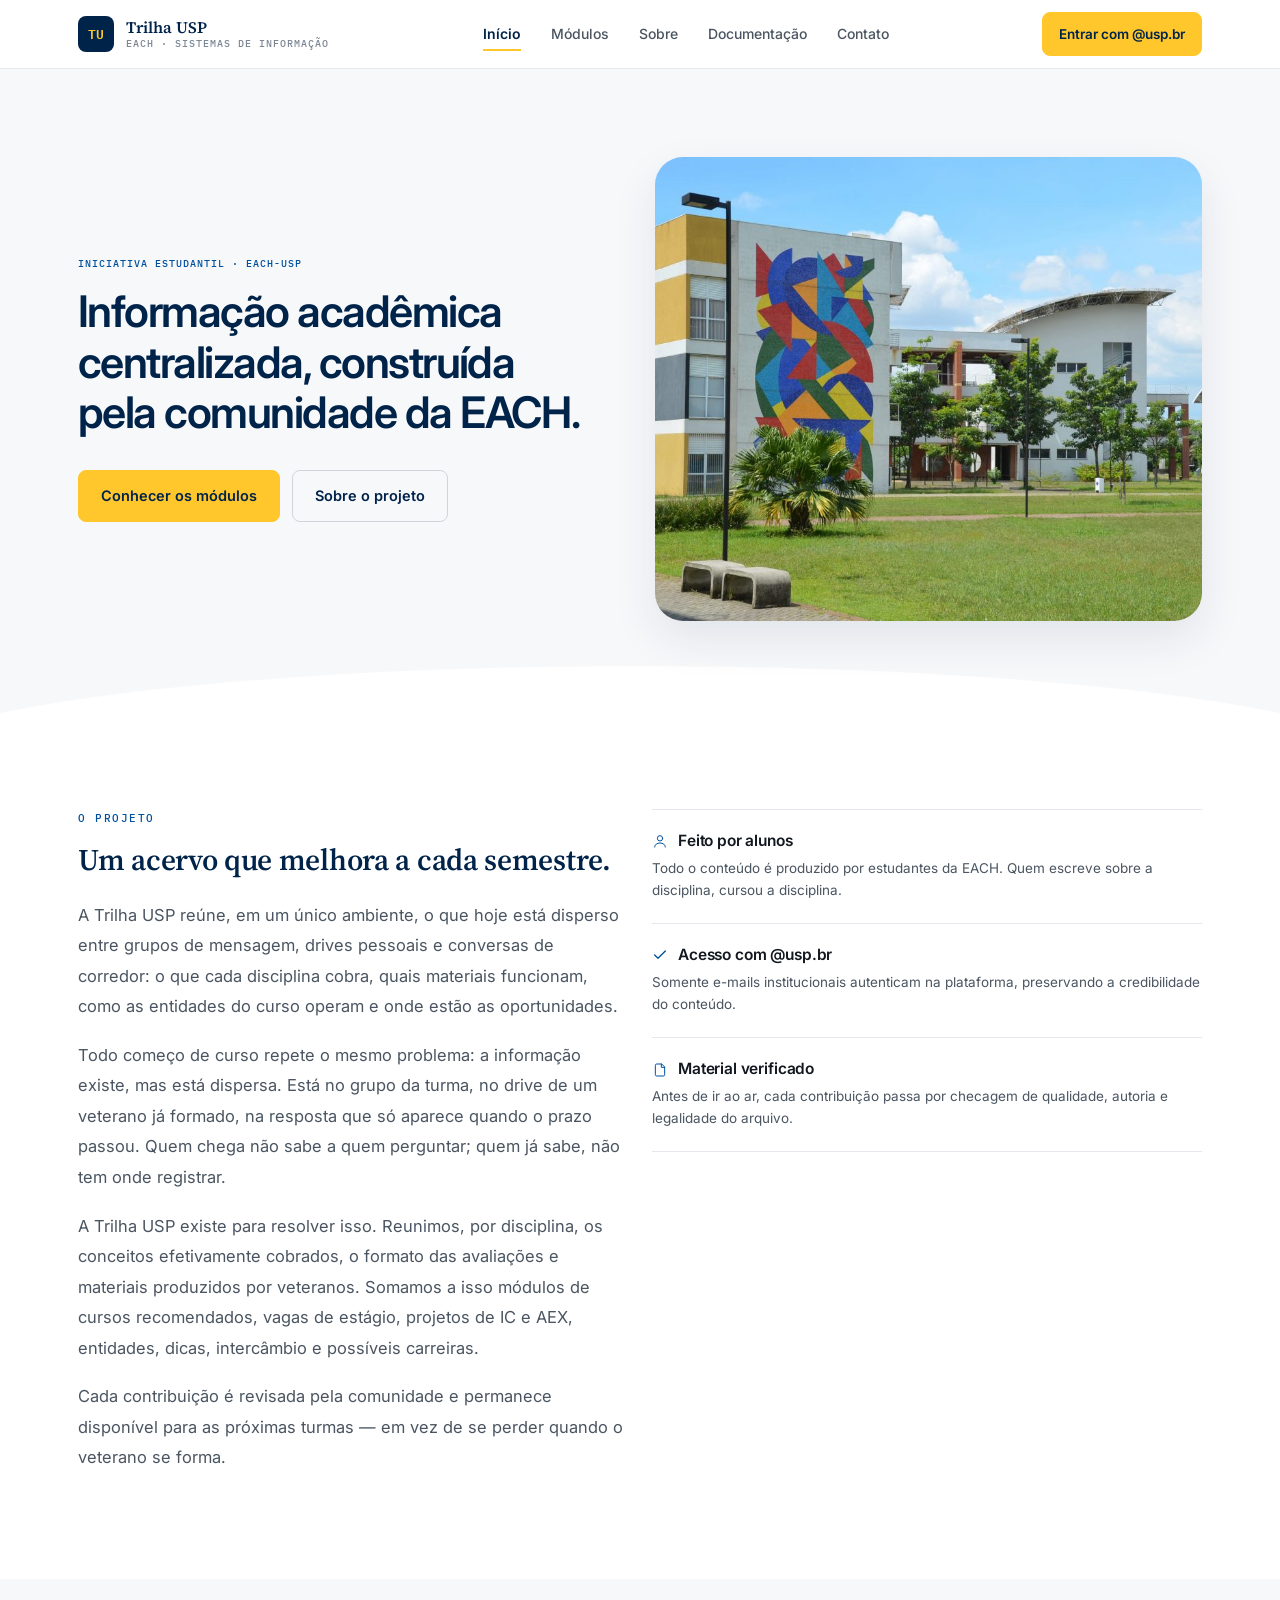
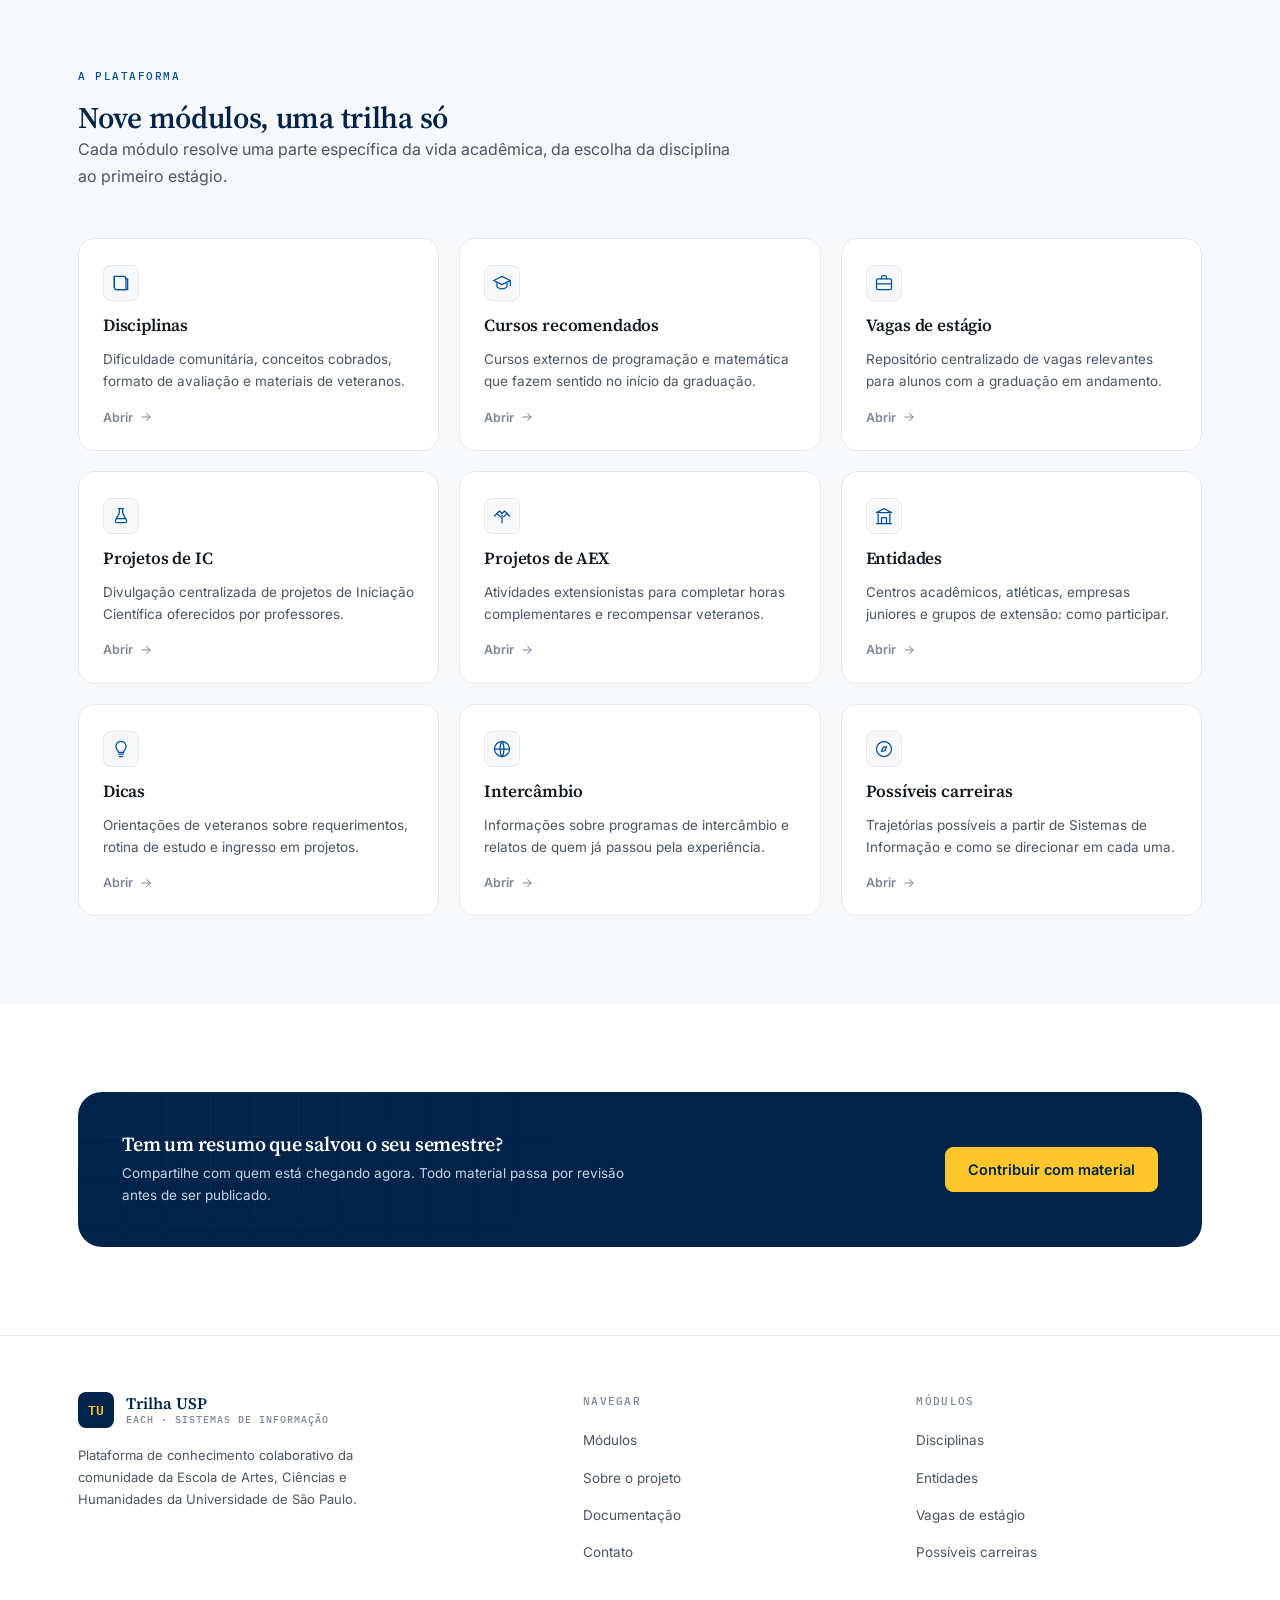
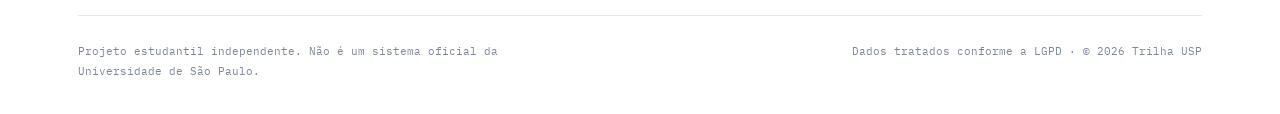
<file: index.html>
<!DOCTYPE html>
<html lang="pt-BR">
<head>
<meta charset="UTF-8">
<meta name="viewport" content="width=device-width, initial-scale=1.0">
<title>Trilha USP — Início</title>
<meta name="description" content="Plataforma de conhecimento colaborativo da comunidade EACH-USP. Informação acadêmica centralizada, construída por alunos.">
<link rel="preconnect" href="https://fonts.googleapis.com">
<link rel="preconnect" href="https://fonts.gstatic.com" crossorigin>
<link href="https://fonts.googleapis.com/css2?family=Source+Serif+4:opsz,wght@8..60,500;8..60,600;8..60,700&family=Inter:wght@400;500;600;700&family=IBM+Plex+Mono:wght@400;500;600&display=swap" rel="stylesheet">
<link rel="stylesheet" href="assets/styles.css">
<link rel="icon" type="image/png" href="img/logo.png">  
</head>
<body>

<svg aria-hidden="true" style="position:absolute;width:0;height:0;overflow:hidden">
  <symbol id="i-home" viewBox="0 0 24 24" fill="none" stroke="currentColor" stroke-width="1.5" stroke-linecap="round" stroke-linejoin="round"><path d="M3 11l9-8 9 8"/><path d="M5 10v10h14V10"/></symbol>
  <symbol id="i-book" viewBox="0 0 24 24" fill="none" stroke="currentColor" stroke-width="1.5" stroke-linecap="round" stroke-linejoin="round"><path d="M4 4h11a3 3 0 0 1 3 3v13H7a3 3 0 0 1-3-3z"/><path d="M4 4v13"/><path d="M18 7h2v13H7"/></symbol>
  <symbol id="i-grad" viewBox="0 0 24 24" fill="none" stroke="currentColor" stroke-width="1.5" stroke-linecap="round" stroke-linejoin="round"><path d="M2 9l10-5 10 5-10 5z"/><path d="M6 11v5c0 1.5 3 3 6 3s6-1.5 6-3v-5"/><path d="M22 9v6"/></symbol>
  <symbol id="i-briefcase" viewBox="0 0 24 24" fill="none" stroke="currentColor" stroke-width="1.5" stroke-linecap="round" stroke-linejoin="round"><rect x="3" y="7" width="18" height="13" rx="2"/><path d="M9 7V5a2 2 0 0 1 2-2h2a2 2 0 0 1 2 2v2"/><path d="M3 13h18"/></symbol>
  <symbol id="i-flask" viewBox="0 0 24 24" fill="none" stroke="currentColor" stroke-width="1.5" stroke-linecap="round" stroke-linejoin="round"><path d="M9 3h6"/><path d="M10 3v5.5L5.5 17A2 2 0 0 0 7.3 20h9.4a2 2 0 0 0 1.8-3L14 8.5V3"/><path d="M7 15h10"/></symbol>
  <symbol id="i-hands" viewBox="0 0 24 24" fill="none" stroke="currentColor" stroke-width="1.5" stroke-linecap="round" stroke-linejoin="round"><path d="M3 12l3-3 4 4"/><path d="M21 12l-3-3-4 4"/><path d="M6 9l3-3 3 3"/><path d="M18 9l-3-3-3 3"/><path d="M12 20v-9"/></symbol>
  <symbol id="i-landmark" viewBox="0 0 24 24" fill="none" stroke="currentColor" stroke-width="1.5" stroke-linecap="round" stroke-linejoin="round"><path d="M3 21h18"/><path d="M5 21V10"/><path d="M19 21V10"/><path d="M12 3 3 8h18z"/><path d="M9 21V14h6v7"/></symbol>
  <symbol id="i-bulb" viewBox="0 0 24 24" fill="none" stroke="currentColor" stroke-width="1.5" stroke-linecap="round" stroke-linejoin="round"><path d="M9 18h6"/><path d="M10 21h4"/><path d="M12 3a6 6 0 0 0-4 10.5c.7.7 1 1.7 1 2.5h6c0-.8.3-1.8 1-2.5A6 6 0 0 0 12 3z"/></symbol>
  <symbol id="i-globe" viewBox="0 0 24 24" fill="none" stroke="currentColor" stroke-width="1.5" stroke-linecap="round" stroke-linejoin="round"><circle cx="12" cy="12" r="9"/><path d="M3 12h18"/><path d="M12 3c3 3 3 15 0 18M12 3c-3 3-3 15 0 18"/></symbol>
  <symbol id="i-compass" viewBox="0 0 24 24" fill="none" stroke="currentColor" stroke-width="1.5" stroke-linecap="round" stroke-linejoin="round"><circle cx="12" cy="12" r="9"/><path d="m15 9-2 5-4 1 2-5z"/></symbol>
  <symbol id="i-file" viewBox="0 0 24 24" fill="none" stroke="currentColor" stroke-width="1.5" stroke-linecap="round" stroke-linejoin="round"><path d="M14 3H7a2 2 0 0 0-2 2v14a2 2 0 0 0 2 2h10a2 2 0 0 0 2-2V8z"/><path d="M14 3v5h5"/></symbol>
  <symbol id="i-search" viewBox="0 0 24 24" fill="none" stroke="currentColor" stroke-width="1.75" stroke-linecap="round" stroke-linejoin="round"><circle cx="11" cy="11" r="7"/><path d="m20 20-3.5-3.5"/></symbol>
  <symbol id="i-menu" viewBox="0 0 24 24" fill="none" stroke="currentColor" stroke-width="1.5" stroke-linecap="round" stroke-linejoin="round"><path d="M4 7h16M4 12h16M4 17h16"/></symbol>
  <symbol id="i-arrow" viewBox="0 0 24 24" fill="none" stroke="currentColor" stroke-width="1.75" stroke-linecap="round" stroke-linejoin="round"><path d="M5 12h14"/><path d="m13 6 6 6-6 6"/></symbol>
  <symbol id="i-download" viewBox="0 0 24 24" fill="none" stroke="currentColor" stroke-width="1.75" stroke-linecap="round" stroke-linejoin="round"><path d="M12 3v12"/><path d="m7 11 5 5 5-5"/><path d="M4 21h16"/></symbol>
  <symbol id="i-info" viewBox="0 0 24 24" fill="none" stroke="currentColor" stroke-width="1.5" stroke-linecap="round" stroke-linejoin="round"><circle cx="12" cy="12" r="9"/><path d="M12 8h.01"/><path d="M11 12h1v5h1"/></symbol>
  <symbol id="i-check" viewBox="0 0 24 24" fill="none" stroke="currentColor" stroke-width="2" stroke-linecap="round" stroke-linejoin="round"><path d="m4 12 5 5L20 6"/></symbol>
  <symbol id="i-clock" viewBox="0 0 24 24" fill="none" stroke="currentColor" stroke-width="1.5" stroke-linecap="round" stroke-linejoin="round"><circle cx="12" cy="12" r="9"/><path d="M12 7v5l3 2"/></symbol>
  <symbol id="i-play" viewBox="0 0 24 24" fill="none" stroke="currentColor" stroke-width="1.5" stroke-linecap="round" stroke-linejoin="round"><circle cx="12" cy="12" r="9"/><path d="m10 8 6 4-6 4z"/></symbol>
  <symbol id="i-note" viewBox="0 0 24 24" fill="none" stroke="currentColor" stroke-width="1.5" stroke-linecap="round" stroke-linejoin="round"><rect x="5" y="3" width="14" height="18" rx="2"/><path d="M9 8h6M9 12h6M9 16h4"/></symbol>
  <symbol id="i-user" viewBox="0 0 24 24" fill="none" stroke="currentColor" stroke-width="1.5" stroke-linecap="round" stroke-linejoin="round"><circle cx="12" cy="8" r="4"/><path d="M4 21c0-4 4-6 8-6s8 2 8 6"/></symbol>
</svg>

<header class="site-header">
  <div class="container header-inner">
    <a href="index.html" class="brand" aria-label="Trilha USP">
      <span class="brand-mark">TU</span>
      <span class="brand-name">
        <strong>Trilha USP</strong>
        <small>EACH · Sistemas de Informação</small>
      </span>
    </a>
    <nav class="main-nav" aria-label="Navegação principal">
      <a href="index.html" class="is-active">Início</a>
      <a href="modulos.html">Módulos</a>
      <a href="sobre.html">Sobre</a>
      <a href="documentacao.html">Documentação</a>
      <a href="contato.html">Contato</a>
    </nav>
    <div class="header-actions">
      <button class="btn btn-gold" type="button">Entrar com @usp.br</button>
      <button class="menu-toggle" type="button" aria-label="Abrir menu" aria-expanded="false">
        <svg class="icon icon-lg"><use href="#i-menu"/></svg>
      </button>
    </div>
  </div>
  <div class="drawer-backdrop" hidden></div>
</header>

<main>

  <!-- HERO -->
  <section class="hero hero--light">
    <div class="container hero-layout">
      <div class="hero-copy">
      <span class="eyebrow">Iniciativa estudantil · EACH-USP</span>
      <h1>Informação acadêmica centralizada, construída pela comunidade da EACH.</h1>
      <div class="hero-actions">
        <a class="btn btn-gold btn-lg" href="modulos.html">Conhecer os módulos</a>
        <a class="btn btn-outline btn-lg" href="sobre.html">Sobre o projeto</a>
      </div>
      </div>
      <figure class="hero-photo"><img src="img/each-campus.svg" width="1024" height="678" alt="Campus da EACH-USP, com edifícios, mural colorido e jardins" fetchpriority="high"></figure>
    </div>
  </section>

  <!-- O QUE É -->
  <section class="section">
    <div class="container">
      <div class="grid-2" style="align-items:start;">
        <div class="reveal">
          <span class="eyebrow">O projeto</span>
          <h2 style="margin-bottom:22px;">Um acervo que melhora a cada semestre.</h2>
          <div class="prose">
      <p class="intro-detail">
        A Trilha USP reúne, em um único ambiente, o que hoje está disperso entre grupos
        de mensagem, drives pessoais e conversas de corredor: o que cada disciplina
        cobra, quais materiais funcionam, como as entidades do curso operam e onde
        estão as oportunidades.
      </p>

            <p>
              Todo começo de curso repete o mesmo problema: a informação existe, mas
              está dispersa. Está no grupo da turma, no drive de um veterano já
              formado, na resposta que só aparece quando o prazo passou. Quem chega
              não sabe a quem perguntar; quem já sabe, não tem onde registrar.
            </p>
            <p>
              A Trilha USP existe para resolver isso. Reunimos, por disciplina, os
              conceitos efetivamente cobrados, o formato das avaliações e materiais
              produzidos por veteranos. Somamos a isso módulos de cursos
              recomendados, vagas de estágio, projetos de IC e AEX, entidades,
              dicas, intercâmbio e possíveis carreiras.
            </p>
            <p>
              Cada contribuição é revisada pela comunidade e permanece disponível
              para as próximas turmas — em vez de se perder quando o veterano se
              forma.
            </p>
          </div>
        </div>
        <aside class="reveal" aria-label="Princípios do projeto">
          <div class="principle">
            <h4><svg class="icon"><use href="#i-user"/></svg> Feito por alunos</h4>
            <p>Todo o conteúdo é produzido por estudantes da EACH. Quem escreve sobre a disciplina, cursou a disciplina.</p>
          </div>
          <div class="principle">
            <h4><svg class="icon"><use href="#i-check"/></svg> Acesso com @usp.br</h4>
            <p>Somente e-mails institucionais autenticam na plataforma, preservando a credibilidade do conteúdo.</p>
          </div>
          <div class="principle">
            <h4><svg class="icon"><use href="#i-file"/></svg> Material verificado</h4>
            <p>Antes de ir ao ar, cada contribuição passa por checagem de qualidade, autoria e legalidade do arquivo.</p>
          </div>
        </aside>
      </div>
    </div>
  </section>

  <!-- MÓDULOS -->
  <section class="section section--alt">
    <div class="container">
      <div class="section-head reveal">
        <span class="eyebrow">A plataforma</span>
        <h2>Nove módulos, uma trilha só</h2>
        <p>Cada módulo resolve uma parte específica da vida acadêmica, da escolha da disciplina ao primeiro estágio.</p>
      </div>

      <div class="module-grid reveal">
        <a class="module" href="disciplinas.html">
          <span class="module-ic"><svg class="icon icon-lg"><use href="#i-book"/></svg></span>
          <h3>Disciplinas</h3>
          <p>Dificuldade comunitária, conceitos cobrados, formato de avaliação e materiais de veteranos.</p>
          <span class="module-go">Abrir <svg class="icon icon-sm"><use href="#i-arrow"/></svg></span>
        </a>
        <a class="module" href="em-breve.html?m=cursos">
          <span class="module-ic"><svg class="icon icon-lg"><use href="#i-grad"/></svg></span>
          <h3>Cursos recomendados</h3>
          <p>Cursos externos de programação e matemática que fazem sentido no início da graduação.</p>
          <span class="module-go">Abrir <svg class="icon icon-sm"><use href="#i-arrow"/></svg></span>
        </a>
        <a class="module" href="em-breve.html?m=vagas">
          <span class="module-ic"><svg class="icon icon-lg"><use href="#i-briefcase"/></svg></span>
          <h3>Vagas de estágio</h3>
          <p>Repositório centralizado de vagas relevantes para alunos com a graduação em andamento.</p>
          <span class="module-go">Abrir <svg class="icon icon-sm"><use href="#i-arrow"/></svg></span>
        </a>
        <a class="module" href="em-breve.html?m=ic">
          <span class="module-ic"><svg class="icon icon-lg"><use href="#i-flask"/></svg></span>
          <h3>Projetos de IC</h3>
          <p>Divulgação centralizada de projetos de Iniciação Científica oferecidos por professores.</p>
          <span class="module-go">Abrir <svg class="icon icon-sm"><use href="#i-arrow"/></svg></span>
        </a>
        <a class="module" href="em-breve.html?m=aex">
          <span class="module-ic"><svg class="icon icon-lg"><use href="#i-hands"/></svg></span>
          <h3>Projetos de AEX</h3>
          <p>Atividades extensionistas para completar horas complementares e recompensar veteranos.</p>
          <span class="module-go">Abrir <svg class="icon icon-sm"><use href="#i-arrow"/></svg></span>
        </a>
        <a class="module" href="entidades.html">
          <span class="module-ic"><svg class="icon icon-lg"><use href="#i-landmark"/></svg></span>
          <h3>Entidades</h3>
          <p>Centros acadêmicos, atléticas, empresas juniores e grupos de extensão: como participar.</p>
          <span class="module-go">Abrir <svg class="icon icon-sm"><use href="#i-arrow"/></svg></span>
        </a>
        <a class="module" href="em-breve.html?m=dicas">
          <span class="module-ic"><svg class="icon icon-lg"><use href="#i-bulb"/></svg></span>
          <h3>Dicas</h3>
          <p>Orientações de veteranos sobre requerimentos, rotina de estudo e ingresso em projetos.</p>
          <span class="module-go">Abrir <svg class="icon icon-sm"><use href="#i-arrow"/></svg></span>
        </a>
        <a class="module" href="em-breve.html?m=intercambio">
          <span class="module-ic"><svg class="icon icon-lg"><use href="#i-globe"/></svg></span>
          <h3>Intercâmbio</h3>
          <p>Informações sobre programas de intercâmbio e relatos de quem já passou pela experiência.</p>
          <span class="module-go">Abrir <svg class="icon icon-sm"><use href="#i-arrow"/></svg></span>
        </a>
        <a class="module" href="em-breve.html?m=carreiras">
          <span class="module-ic"><svg class="icon icon-lg"><use href="#i-compass"/></svg></span>
          <h3>Possíveis carreiras</h3>
          <p>Trajetórias possíveis a partir de Sistemas de Informação e como se direcionar em cada uma.</p>
          <span class="module-go">Abrir <svg class="icon icon-sm"><use href="#i-arrow"/></svg></span>
        </a>
      </div>
    </div>
  </section>

  <!-- CTA -->
  <section class="section">
    <div class="container">
      <div class="cta reveal">
        <div>
          <h3>Tem um resumo que salvou o seu semestre?</h3>
          <p>Compartilhe com quem está chegando agora. Todo material passa por revisão antes de ser publicado.</p>
        </div>
        <button class="btn btn-gold btn-lg" type="button">Contribuir com material</button>
      </div>
    </div>
  </section>

</main>

<footer class="site-footer">
  <div class="container">
    <div class="footer-grid">
      <div class="footer-brand">
        <a href="index.html" class="brand">
          <span class="brand-mark">TU</span>
          <span class="brand-name">
            <strong>Trilha USP</strong>
            <small>EACH · Sistemas de Informação</small>
          </span>
        </a>
        <p>Plataforma de conhecimento colaborativo da comunidade da Escola de Artes, Ciências e Humanidades da Universidade de São Paulo.</p>
      </div>
      <div class="footer-col">
        <h5>Navegar</h5>
        <ul>
          <li><a href="modulos.html">Módulos</a></li>
          <li><a href="sobre.html">Sobre o projeto</a></li>
          <li><a href="documentacao.html">Documentação</a></li>
          <li><a href="contato.html">Contato</a></li>
        </ul>
      </div>
      <div class="footer-col">
        <h5>Módulos</h5>
        <ul>
          <li><a href="disciplinas.html">Disciplinas</a></li>
          <li><a href="entidades.html">Entidades</a></li>
          <li><a href="em-breve.html?m=vagas">Vagas de estágio</a></li>
          <li><a href="em-breve.html?m=carreiras">Possíveis carreiras</a></li>
        </ul>
      </div>
    </div>
    <div class="footer-legal">
      <p>Projeto estudantil independente. Não é um sistema oficial da Universidade de São Paulo.</p>
      <p>Dados tratados conforme a LGPD · © <span data-year>2026</span> Trilha USP</p>
    </div>
  </div>
</footer>

<script src="assets/main.js" defer></script>
</body>
</html>
</file>
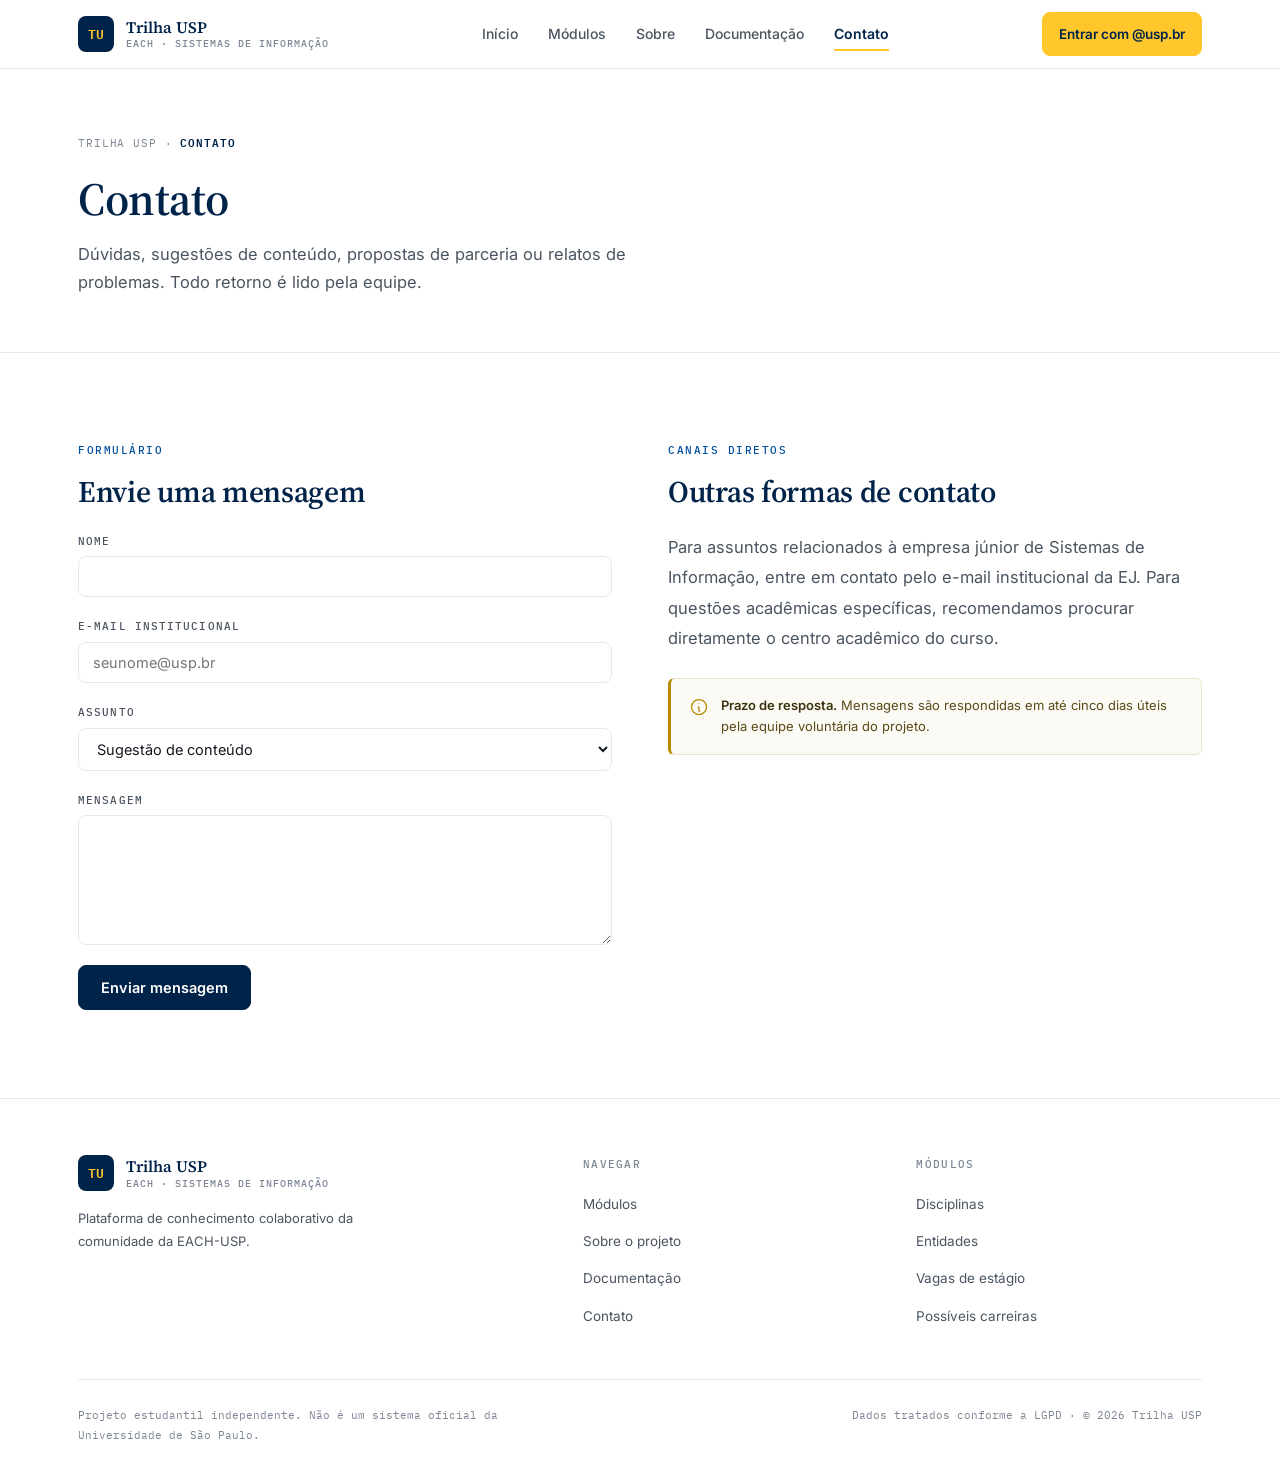
<file: contato.html>
<!DOCTYPE html>
<html lang="pt-BR">
<head>
<meta charset="UTF-8">
<meta name="viewport" content="width=device-width, initial-scale=1.0">
<title>Contato — Trilha USP</title>
<link rel="preconnect" href="https://fonts.googleapis.com">
<link rel="preconnect" href="https://fonts.gstatic.com" crossorigin>
<link href="https://fonts.googleapis.com/css2?family=Source+Serif+4:opsz,wght@8..60,500;8..60,600;8..60,700&family=Inter:wght@400;500;600;700&family=IBM+Plex+Mono:wght@400;500;600&display=swap" rel="stylesheet">
<link rel="stylesheet" href="assets/styles.css">
</head>
<body>

<svg aria-hidden="true" style="position:absolute;width:0;height:0;overflow:hidden">
  <symbol id="i-menu" viewBox="0 0 24 24" fill="none" stroke="currentColor" stroke-width="1.5" stroke-linecap="round" stroke-linejoin="round"><path d="M4 7h16M4 12h16M4 17h16"/></symbol>
  <symbol id="i-info" viewBox="0 0 24 24" fill="none" stroke="currentColor" stroke-width="1.5" stroke-linecap="round" stroke-linejoin="round"><circle cx="12" cy="12" r="9"/><path d="M12 8h.01"/><path d="M11 12h1v5h1"/></symbol>
</svg>

<header class="site-header">
  <div class="container header-inner">
    <a href="index.html" class="brand">
      <span class="brand-mark">TU</span>
      <span class="brand-name"><strong>Trilha USP</strong><small>EACH · Sistemas de Informação</small></span>
    </a>
    <nav class="main-nav" aria-label="Navegação principal">
      <a href="index.html">Início</a>
      <a href="modulos.html">Módulos</a>
      <a href="sobre.html">Sobre</a>
      <a href="documentacao.html">Documentação</a>
      <a href="contato.html" class="is-active">Contato</a>
    </nav>
    <div class="header-actions">
      <button class="btn btn-gold" type="button">Entrar com @usp.br</button>
      <button class="menu-toggle" type="button" aria-label="Abrir menu" aria-expanded="false">
        <svg class="icon icon-lg"><use href="#i-menu"/></svg>
      </button>
    </div>
  </div>
</header>

<main>

  <section class="page-head">
    <div class="container">
      <div class="crumb"><a href="index.html">Trilha USP</a> · <span>Contato</span></div>
      <h1>Contato</h1>
      <p class="lead">Dúvidas, sugestões de conteúdo, propostas de parceria ou relatos de problemas. Todo retorno é lido pela equipe.</p>
    </div>
  </section>

  <section class="section">
    <div class="container">
      <div class="grid-2" style="align-items:start;gap:56px;">

        <div class="reveal">
          <span class="eyebrow">Formulário</span>
          <h2 style="margin-bottom:22px;">Envie uma mensagem</h2>
          <form class="form" onsubmit="event.preventDefault(); this.reset(); alert('Mensagem registrada. Retornaremos em breve.');">
            <div class="field">
              <label for="nome">Nome</label>
              <input id="nome" name="nome" type="text" required>
            </div>
            <div class="field">
              <label for="email">E-mail institucional</label>
              <input id="email" name="email" type="email" placeholder="seunome@usp.br" required>
            </div>
            <div class="field">
              <label for="assunto">Assunto</label>
              <select id="assunto" name="assunto">
                <option>Sugestão de conteúdo</option>
                <option>Reportar problema</option>
                <option>Proposta de parceria</option>
                <option>Outro</option>
              </select>
            </div>
            <div class="field">
              <label for="mensagem">Mensagem</label>
              <textarea id="mensagem" name="mensagem" required></textarea>
            </div>
            <div>
              <button class="btn btn-primary btn-lg" type="submit">Enviar mensagem</button>
            </div>
          </form>
        </div>

        <aside class="reveal">
          <span class="eyebrow">Canais diretos</span>
          <h2 style="margin-bottom:22px;">Outras formas de contato</h2>
          <div class="prose">
            <p>
              Para assuntos relacionados à empresa júnior de Sistemas de Informação, entre em
              contato pelo e-mail institucional da EJ. Para questões acadêmicas específicas,
              recomendamos procurar diretamente o centro acadêmico do curso.
            </p>
          </div>
          <div class="note" style="margin-top:24px;">
            <svg class="icon icon-lg"><use href="#i-info"/></svg>
            <span>
              <strong>Prazo de resposta.</strong>
              Mensagens são respondidas em até cinco dias úteis pela equipe voluntária do projeto.
            </span>
          </div>
        </aside>

      </div>
    </div>
  </section>

</main>

<footer class="site-footer">
  <div class="container">
    <div class="footer-grid">
      <div class="footer-brand">
        <a href="index.html" class="brand">
          <span class="brand-mark">TU</span>
          <span class="brand-name"><strong>Trilha USP</strong><small>EACH · Sistemas de Informação</small></span>
        </a>
        <p>Plataforma de conhecimento colaborativo da comunidade da EACH-USP.</p>
      </div>
      <div class="footer-col">
        <h5>Navegar</h5>
        <ul>
          <li><a href="modulos.html">Módulos</a></li>
          <li><a href="sobre.html">Sobre o projeto</a></li>
          <li><a href="documentacao.html">Documentação</a></li>
          <li><a href="contato.html">Contato</a></li>
        </ul>
      </div>
      <div class="footer-col">
        <h5>Módulos</h5>
        <ul>
          <li><a href="disciplinas.html">Disciplinas</a></li>
          <li><a href="entidades.html">Entidades</a></li>
          <li><a href="em-breve.html?m=vagas">Vagas de estágio</a></li>
          <li><a href="em-breve.html?m=carreiras">Possíveis carreiras</a></li>
        </ul>
      </div>
    </div>
    <div class="footer-legal">
      <p>Projeto estudantil independente. Não é um sistema oficial da Universidade de São Paulo.</p>
      <p>Dados tratados conforme a LGPD · © <span data-year>2026</span> Trilha USP</p>
    </div>
  </div>
</footer>

<script src="assets/main.js" defer></script>
</body>
</html>
</file>
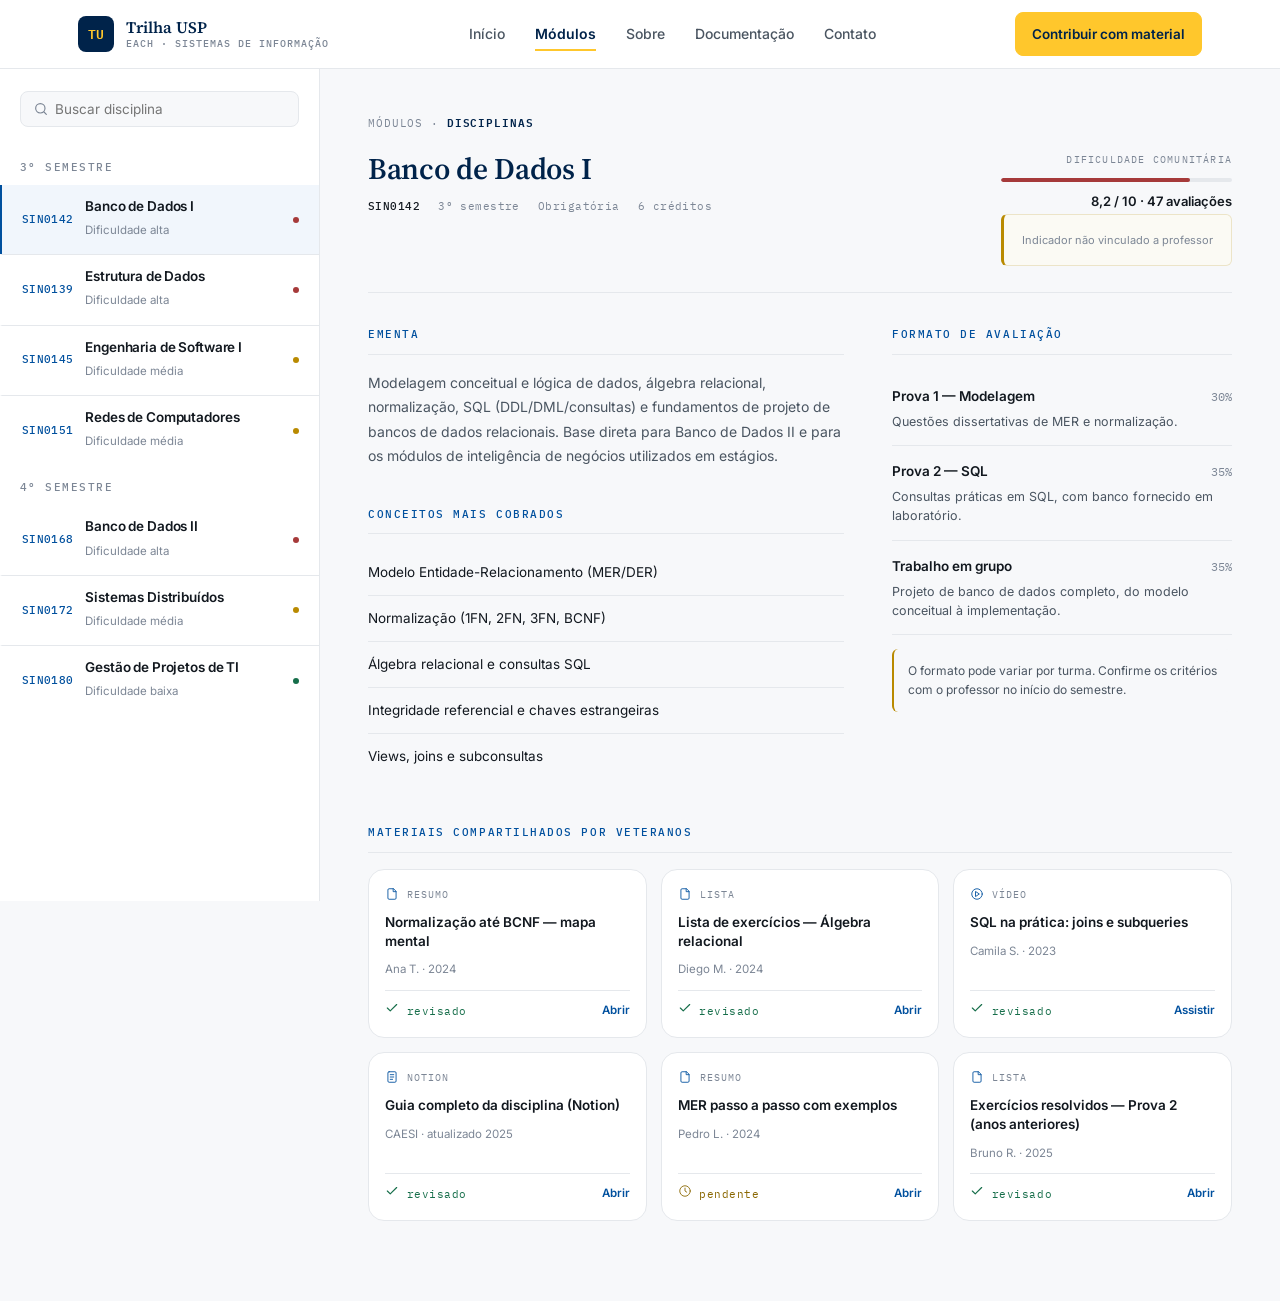
<file: disciplinas.html>
<!DOCTYPE html>
<html lang="pt-BR">
<head>
<meta charset="UTF-8">
<meta name="viewport" content="width=device-width, initial-scale=1.0">
<title>Disciplinas — Trilha USP</title>
<link rel="preconnect" href="https://fonts.googleapis.com">
<link rel="preconnect" href="https://fonts.gstatic.com" crossorigin>
<link href="https://fonts.googleapis.com/css2?family=Source+Serif+4:opsz,wght@8..60,500;8..60,600;8..60,700&family=Inter:wght@400;500;600;700&family=IBM+Plex+Mono:wght@400;500;600&display=swap" rel="stylesheet">
<link rel="stylesheet" href="assets/styles.css">
</head>
<body>

<svg aria-hidden="true" style="position:absolute;width:0;height:0;overflow:hidden">
  <symbol id="i-menu" viewBox="0 0 24 24" fill="none" stroke="currentColor" stroke-width="1.5" stroke-linecap="round" stroke-linejoin="round"><path d="M4 7h16M4 12h16M4 17h16"/></symbol>
  <symbol id="i-file" viewBox="0 0 24 24" fill="none" stroke="currentColor" stroke-width="1.5" stroke-linecap="round" stroke-linejoin="round"><path d="M14 3H7a2 2 0 0 0-2 2v14a2 2 0 0 0 2 2h10a2 2 0 0 0 2-2V8z"/><path d="M14 3v5h5"/></symbol>
  <symbol id="i-note" viewBox="0 0 24 24" fill="none" stroke="currentColor" stroke-width="1.5" stroke-linecap="round" stroke-linejoin="round"><rect x="5" y="3" width="14" height="18" rx="2"/><path d="M9 8h6M9 12h6M9 16h4"/></symbol>
  <symbol id="i-play" viewBox="0 0 24 24" fill="none" stroke="currentColor" stroke-width="1.5" stroke-linecap="round" stroke-linejoin="round"><circle cx="12" cy="12" r="9"/><path d="m10 8 6 4-6 4z"/></symbol>
  <symbol id="i-check" viewBox="0 0 24 24" fill="none" stroke="currentColor" stroke-width="2" stroke-linecap="round" stroke-linejoin="round"><path d="m4 12 5 5L20 6"/></symbol>
  <symbol id="i-clock" viewBox="0 0 24 24" fill="none" stroke="currentColor" stroke-width="1.5" stroke-linecap="round" stroke-linejoin="round"><circle cx="12" cy="12" r="9"/><path d="M12 7v5l3 2"/></symbol>
  <symbol id="i-info" viewBox="0 0 24 24" fill="none" stroke="currentColor" stroke-width="1.5" stroke-linecap="round" stroke-linejoin="round"><circle cx="12" cy="12" r="9"/><path d="M12 8h.01"/><path d="M11 12h1v5h1"/></symbol>
</svg>

<header class="site-header">
  <div class="container header-inner">
    <a href="index.html" class="brand">
      <span class="brand-mark">TU</span>
      <span class="brand-name"><strong>Trilha USP</strong><small>EACH · Sistemas de Informação</small></span>
    </a>
    <nav class="main-nav" aria-label="Navegação principal">
      <a href="index.html">Início</a>
      <a href="modulos.html" class="is-active">Módulos</a>
      <a href="sobre.html">Sobre</a>
      <a href="documentacao.html">Documentação</a>
      <a href="contato.html">Contato</a>
    </nav>
    <div class="header-actions">
      <button class="btn btn-gold" type="button">Contribuir com material</button>
      <button class="menu-toggle" type="button" aria-label="Abrir menu" aria-expanded="false">
        <svg class="icon icon-lg"><use href="#i-menu"/></svg>
      </button>
    </div>
  </div>
</header>

<main>
  <div class="workspace">

    <aside class="list-pane" aria-label="Lista de disciplinas">
      <input type="search" placeholder="Buscar disciplina" aria-label="Buscar disciplina">
      <div class="semester-label">3º semestre</div>

      <div class="disc-item selected">
        <span class="disc-code">SIN0142</span>
        <div class="disc-meta">
          <h4>Banco de Dados I</h4>
          <span>Dificuldade alta</span>
        </div>
        <span class="diff-dot alta" aria-hidden="true"></span>
      </div>

      <div class="disc-item">
        <span class="disc-code">SIN0139</span>
        <div class="disc-meta">
          <h4>Estrutura de Dados</h4>
          <span>Dificuldade alta</span>
        </div>
        <span class="diff-dot alta" aria-hidden="true"></span>
      </div>

      <div class="disc-item">
        <span class="disc-code">SIN0145</span>
        <div class="disc-meta">
          <h4>Engenharia de Software I</h4>
          <span>Dificuldade média</span>
        </div>
        <span class="diff-dot media" aria-hidden="true"></span>
      </div>

      <div class="disc-item">
        <span class="disc-code">SIN0151</span>
        <div class="disc-meta">
          <h4>Redes de Computadores</h4>
          <span>Dificuldade média</span>
        </div>
        <span class="diff-dot media" aria-hidden="true"></span>
      </div>

      <div class="semester-label">4º semestre</div>

      <div class="disc-item">
        <span class="disc-code">SIN0168</span>
        <div class="disc-meta">
          <h4>Banco de Dados II</h4>
          <span>Dificuldade alta</span>
        </div>
        <span class="diff-dot alta" aria-hidden="true"></span>
      </div>

      <div class="disc-item">
        <span class="disc-code">SIN0172</span>
        <div class="disc-meta">
          <h4>Sistemas Distribuídos</h4>
          <span>Dificuldade média</span>
        </div>
        <span class="diff-dot media" aria-hidden="true"></span>
      </div>

      <div class="disc-item">
        <span class="disc-code">SIN0180</span>
        <div class="disc-meta">
          <h4>Gestão de Projetos de TI</h4>
          <span>Dificuldade baixa</span>
        </div>
        <span class="diff-dot baixa" aria-hidden="true"></span>
      </div>
    </aside>

    <section class="detail-pane">
      <div class="crumb"><a href="modulos.html">Módulos</a> · <span>Disciplinas</span></div>

      <header class="detail-head">
        <div>
          <h1>Banco de Dados I</h1>
          <div class="detail-tags">
            <span><strong>SIN0142</strong></span>
            <span>3º semestre</span>
            <span>Obrigatória</span>
            <span>6 créditos</span>
          </div>
        </div>
        <div class="difficulty">
          <div class="label">Dificuldade comunitária</div>
          <div class="diff-bar"><div class="diff-bar-fill alta" style="width:82%"></div></div>
          <div class="score">8,2 / 10 · 47 avaliações</div>
          <div class="note">Indicador não vinculado a professor</div>
        </div>
      </header>

      <div class="detail-cols">
        <div>
          <div class="block">
            <h5 class="block-title">Ementa</h5>
            <p>
              Modelagem conceitual e lógica de dados, álgebra relacional, normalização,
              SQL (DDL/DML/consultas) e fundamentos de projeto de bancos de dados
              relacionais. Base direta para Banco de Dados II e para os módulos de
              inteligência de negócios utilizados em estágios.
            </p>
          </div>
          <div class="block">
            <h5 class="block-title">Conceitos mais cobrados</h5>
            <ul class="concept-list">
              <li>Modelo Entidade-Relacionamento (MER/DER)</li>
              <li>Normalização (1FN, 2FN, 3FN, BCNF)</li>
              <li>Álgebra relacional e consultas SQL</li>
              <li>Integridade referencial e chaves estrangeiras</li>
              <li>Views, joins e subconsultas</li>
            </ul>
          </div>
        </div>

        <div>
          <h5 class="block-title">Formato de avaliação</h5>
          <div class="eval-card">
            <div class="top-row"><strong>Prova 1 — Modelagem</strong><span class="weight">30%</span></div>
            <p>Questões dissertativas de MER e normalização.</p>
          </div>
          <div class="eval-card">
            <div class="top-row"><strong>Prova 2 — SQL</strong><span class="weight">35%</span></div>
            <p>Consultas práticas em SQL, com banco fornecido em laboratório.</p>
          </div>
          <div class="eval-card">
            <div class="top-row"><strong>Trabalho em grupo</strong><span class="weight">35%</span></div>
            <p>Projeto de banco de dados completo, do modelo conceitual à implementação.</p>
          </div>
          <div class="eval-note">
            O formato pode variar por turma. Confirme os critérios com o professor no início do semestre.
          </div>
        </div>
      </div>

      <div class="materials-section">
        <h5 class="block-title">Materiais compartilhados por veteranos</h5>
        <div class="material-grid">

          <article class="material-card">
            <div class="mtype"><svg class="icon icon-sm"><use href="#i-file"/></svg> Resumo</div>
            <h6>Normalização até BCNF — mapa mental</h6>
            <span class="by">Ana T. · 2024</span>
            <div class="foot">
              <span class="status ok"><svg class="icon icon-sm"><use href="#i-check"/></svg> revisado</span>
              <a href="#">Abrir</a>
            </div>
          </article>

          <article class="material-card">
            <div class="mtype"><svg class="icon icon-sm"><use href="#i-file"/></svg> Lista</div>
            <h6>Lista de exercícios — Álgebra relacional</h6>
            <span class="by">Diego M. · 2024</span>
            <div class="foot">
              <span class="status ok"><svg class="icon icon-sm"><use href="#i-check"/></svg> revisado</span>
              <a href="#">Abrir</a>
            </div>
          </article>

          <article class="material-card">
            <div class="mtype"><svg class="icon icon-sm"><use href="#i-play"/></svg> Vídeo</div>
            <h6>SQL na prática: joins e subqueries</h6>
            <span class="by">Camila S. · 2023</span>
            <div class="foot">
              <span class="status ok"><svg class="icon icon-sm"><use href="#i-check"/></svg> revisado</span>
              <a href="#">Assistir</a>
            </div>
          </article>

          <article class="material-card">
            <div class="mtype"><svg class="icon icon-sm"><use href="#i-note"/></svg> Notion</div>
            <h6>Guia completo da disciplina (Notion)</h6>
            <span class="by">CAESI · atualizado 2025</span>
            <div class="foot">
              <span class="status ok"><svg class="icon icon-sm"><use href="#i-check"/></svg> revisado</span>
              <a href="#">Abrir</a>
            </div>
          </article>

          <article class="material-card">
            <div class="mtype"><svg class="icon icon-sm"><use href="#i-file"/></svg> Resumo</div>
            <h6>MER passo a passo com exemplos</h6>
            <span class="by">Pedro L. · 2024</span>
            <div class="foot">
              <span class="status pending"><svg class="icon icon-sm"><use href="#i-clock"/></svg> pendente</span>
              <a href="#">Abrir</a>
            </div>
          </article>

          <article class="material-card">
            <div class="mtype"><svg class="icon icon-sm"><use href="#i-file"/></svg> Lista</div>
            <h6>Exercícios resolvidos — Prova 2 (anos anteriores)</h6>
            <span class="by">Bruno R. · 2025</span>
            <div class="foot">
              <span class="status ok"><svg class="icon icon-sm"><use href="#i-check"/></svg> revisado</span>
              <a href="#">Abrir</a>
            </div>
          </article>

        </div>
      </div>
    </section>
  </div>
</main>

<script src="assets/main.js" defer></script>
</body>
</html>
</file>
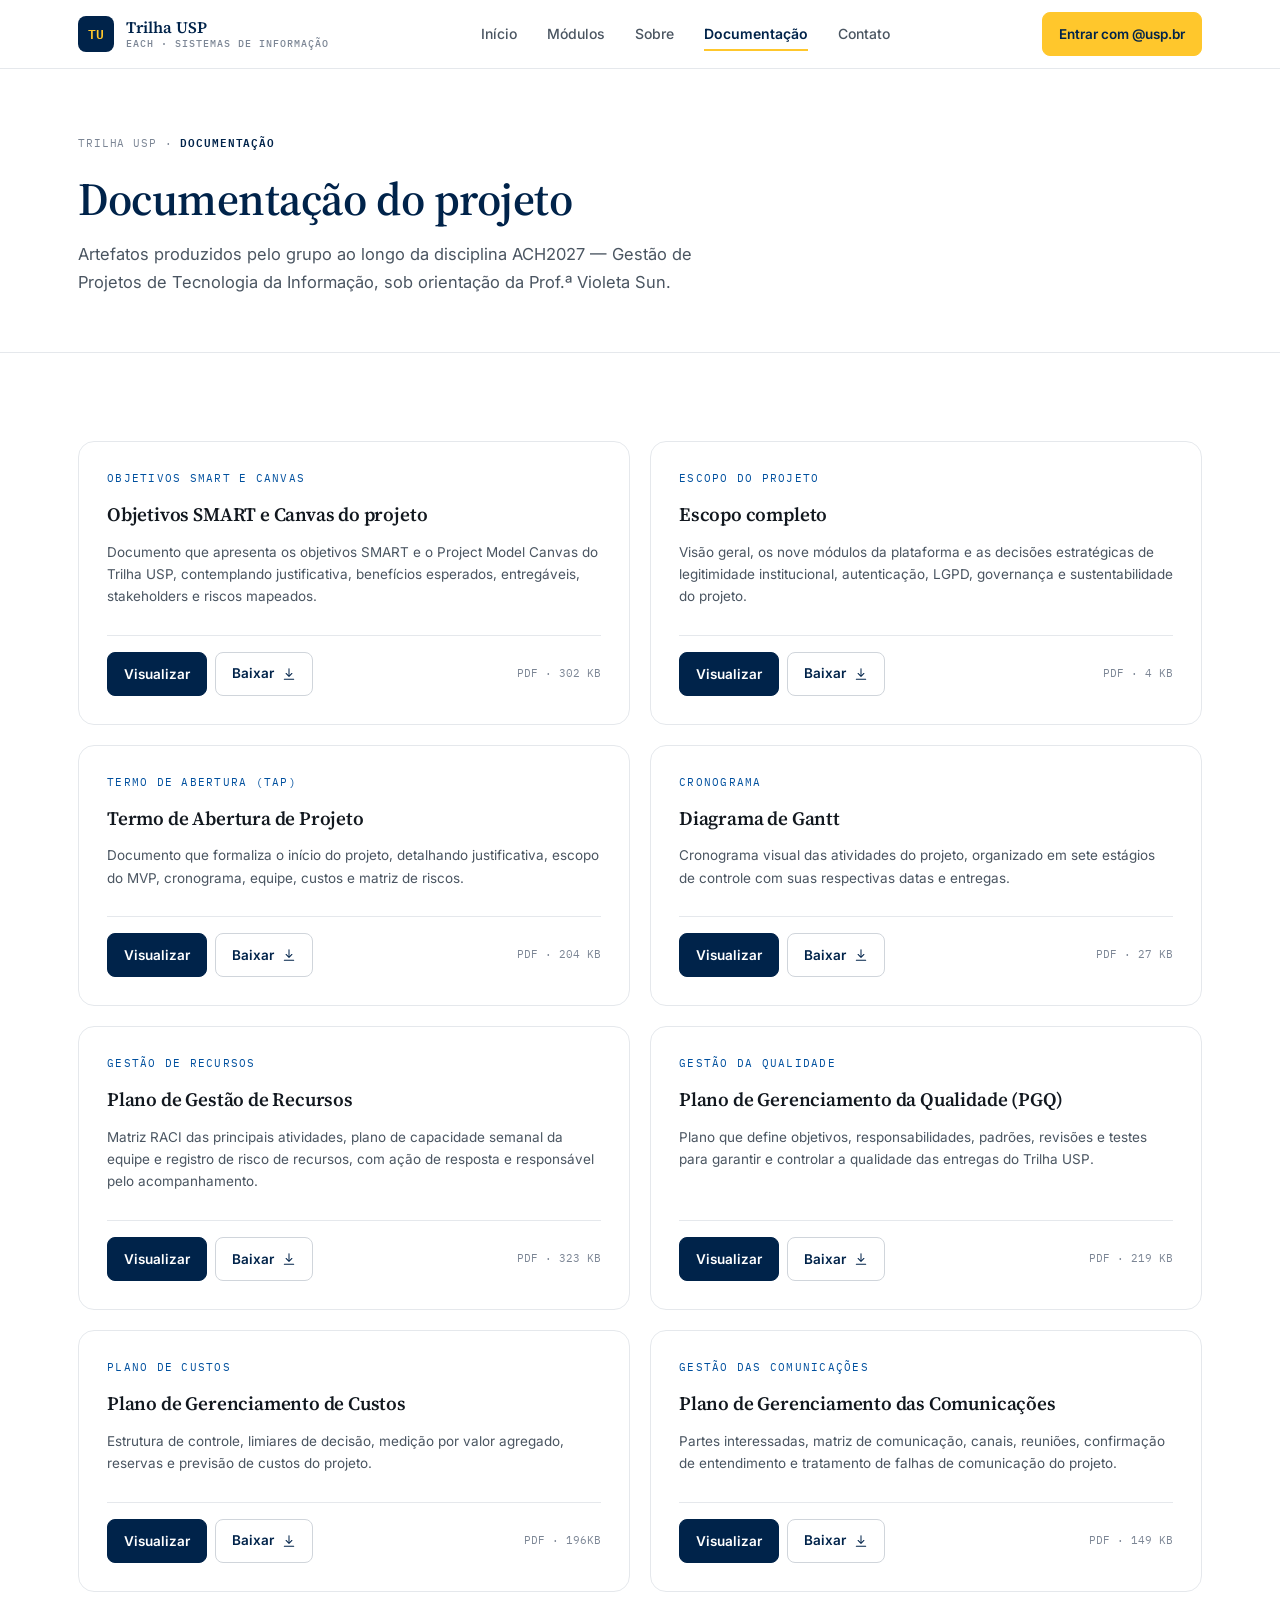
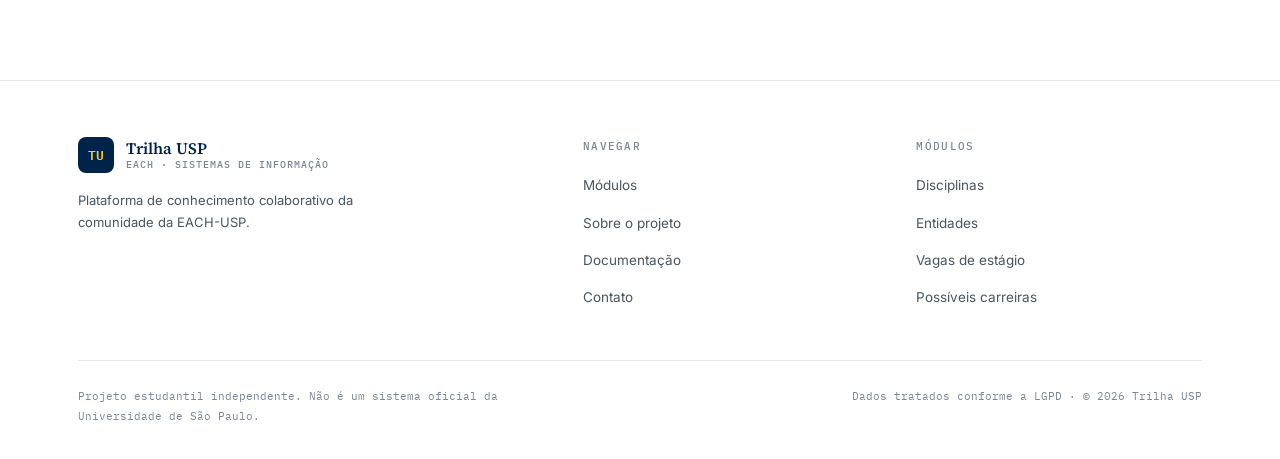
<file: documentacao.html>
<!DOCTYPE html>
<html lang="pt-BR">
<head>
<meta charset="UTF-8">
<meta name="viewport" content="width=device-width, initial-scale=1.0">
<title>Documentação — Trilha USP</title>
<link rel="preconnect" href="https://fonts.googleapis.com">
<link rel="preconnect" href="https://fonts.gstatic.com" crossorigin>
<link href="https://fonts.googleapis.com/css2?family=Source+Serif+4:opsz,wght@8..60,500;8..60,600;8..60,700&family=Inter:wght@400;500;600;700&family=IBM+Plex+Mono:wght@400;500;600&display=swap" rel="stylesheet">
<link rel="stylesheet" href="assets/styles.css">
<link rel="stylesheet" href="assets/pdf-preview.css">
</head>
<body>

<svg aria-hidden="true" style="position:absolute;width:0;height:0;overflow:hidden">
  <symbol id="i-menu" viewBox="0 0 24 24" fill="none" stroke="currentColor" stroke-width="1.5" stroke-linecap="round" stroke-linejoin="round"><path d="M4 7h16M4 12h16M4 17h16"/></symbol>
  <symbol id="i-download" viewBox="0 0 24 24" fill="none" stroke="currentColor" stroke-width="1.75" stroke-linecap="round" stroke-linejoin="round"><path d="M12 3v12"/><path d="m7 11 5 5 5-5"/><path d="M4 21h16"/></symbol>
</svg>

<header class="site-header">
  <div class="container header-inner">
    <a href="index.html" class="brand">
      <span class="brand-mark">TU</span>
      <span class="brand-name"><strong>Trilha USP</strong><small>EACH · Sistemas de Informação</small></span>
    </a>
    <nav class="main-nav" aria-label="Navegação principal">
      <a href="index.html">Início</a>
      <a href="modulos.html">Módulos</a>
      <a href="sobre.html">Sobre</a>
      <a href="documentacao.html" class="is-active">Documentação</a>
      <a href="contato.html">Contato</a>
    </nav>
    <div class="header-actions">
      <button class="btn btn-gold" type="button">Entrar com @usp.br</button>
      <button class="menu-toggle" type="button" aria-label="Abrir menu" aria-expanded="false">
        <svg class="icon icon-lg"><use href="#i-menu"/></svg>
      </button>
    </div>
  </div>
</header>

<main>

  <section class="page-head">
    <div class="container">
      <div class="crumb"><a href="index.html">Trilha USP</a> · <span>Documentação</span></div>
      <h1>Documentação do projeto</h1>
      <p class="lead">Artefatos produzidos pelo grupo ao longo da disciplina ACH2027 — Gestão de Projetos de Tecnologia da Informação, sob orientação da Prof.ª Violeta Sun.</p>
    </div>
  </section>

  <section class="section">
    <div class="container">
      <div class="doc-grid reveal">

        <article class="doc-card">
          <span class="doc-cat">Objetivos SMART e Canvas</span>
          <h3>Objetivos SMART e Canvas do projeto</h3>
          <p>Documento que apresenta os objetivos SMART e o Project Model Canvas do Trilha USP, contemplando justificativa, benefícios esperados, entregáveis, stakeholders e riscos mapeados.</p>
          <div class="doc-foot">
            <div class="pdf-card-actions">
              <button class="btn btn-primary" type="button" data-pdf-preview aria-haspopup="dialog" aria-controls="pdf-preview" hidden>Visualizar</button>
              <a class="btn btn-outline" href="docs/SMART_TrilhaUSP.pdf" download>
              Baixar <svg class="icon icon-sm"><use href="#i-download"/></svg>
            </a>
            </div>
            <span class="doc-meta">PDF · 302 KB</span>
          </div>
        </article>

        <article class="doc-card">
          <span class="doc-cat">Escopo do projeto</span>
          <h3>Escopo completo</h3>
          <p>Visão geral, os nove módulos da plataforma e as decisões estratégicas de legitimidade institucional, autenticação, LGPD, governança e sustentabilidade do projeto.</p>
          <div class="doc-foot">
            <div class="pdf-card-actions">
              <button class="btn btn-primary" type="button" data-pdf-preview aria-haspopup="dialog" aria-controls="pdf-preview" hidden>Visualizar</button>
              <a class="btn btn-outline" href="docs/canvas_trilha_usp.pdf" download>
              Baixar <svg class="icon icon-sm"><use href="#i-download"/></svg>
            </a>
            </div>
            <span class="doc-meta">PDF · 4 KB</span>
          </div>
        </article>

        <article class="doc-card">
          <span class="doc-cat">Termo de Abertura (TAP)</span>
          <h3>Termo de Abertura de Projeto</h3>
          <p>Documento que formaliza o início do projeto, detalhando justificativa, escopo do MVP, cronograma, equipe, custos e matriz de riscos.</p>
          <div class="doc-foot">
            <div class="pdf-card-actions">
              <button class="btn btn-primary" type="button" data-pdf-preview aria-haspopup="dialog" aria-controls="pdf-preview" hidden>Visualizar</button>
              <a class="btn btn-outline" href="docs/TAP_Trilha_USP.pdf" download>
              Baixar <svg class="icon icon-sm"><use href="#i-download"/></svg>
            </a>
            </div>
            <span class="doc-meta">PDF · 204 KB</span>
          </div>
        </article>

        <article class="doc-card">
          <span class="doc-cat">Cronograma</span>
          <h3>Diagrama de Gantt</h3>
          <p>Cronograma visual das atividades do projeto, organizado em sete estágios de controle com suas respectivas datas e entregas.</p>
          <div class="doc-foot">
            <div class="pdf-card-actions">
              <button class="btn btn-primary" type="button" data-pdf-preview aria-haspopup="dialog" aria-controls="pdf-preview" hidden>Visualizar</button>
              <a class="btn btn-outline" href="docs/Gantt_Trilha_USP.pdf" download>
              Baixar <svg class="icon icon-sm"><use href="#i-download"/></svg>
            </a>
            </div>
            <span class="doc-meta">PDF · 27 KB</span>
          </div>
        </article>

        <article class="doc-card">
          <span class="doc-cat">Gestão de Recursos</span>
          <h3>Plano de Gestão de Recursos</h3>
          <p>Matriz RACI das principais atividades, plano de capacidade semanal da equipe e registro de risco de recursos, com ação de resposta e responsável pelo acompanhamento.</p>
          <div class="doc-foot">
            <div class="pdf-card-actions">
              <button class="btn btn-primary" type="button" data-pdf-preview aria-haspopup="dialog" aria-controls="pdf-preview" hidden>Visualizar</button>
              <a class="btn btn-outline" href="docs/Gestao_de_Recursos_Trilha_USP.pdf" download>
              Baixar <svg class="icon icon-sm"><use href="#i-download"/></svg>
            </a>
            </div>
            <span class="doc-meta">PDF · 323 KB</span>
          </div>
        </article>

        <article class="doc-card">
          <span class="doc-cat">Gestão da Qualidade</span>
          <h3>Plano de Gerenciamento da Qualidade (PGQ)</h3>
          <p>Plano que define objetivos, responsabilidades, padrões, revisões e testes para garantir e controlar a qualidade das entregas do Trilha USP.</p>
          <div class="doc-foot">
            <div class="pdf-card-actions">
              <button class="btn btn-primary" type="button" data-pdf-preview aria-haspopup="dialog" aria-controls="pdf-preview" hidden>Visualizar</button>
              <a class="btn btn-outline" href="docs/PGQ_Trilha_USP.pdf" download>
              Baixar <svg class="icon icon-sm"><use href="#i-download"/></svg>
            </a>
            </div>
            <span class="doc-meta">PDF · 219 KB</span>
          </div>
        </article>

        <article class="doc-card">
          <span class="doc-cat">Plano de custos</span>
          <h3>Plano de Gerenciamento de Custos</h3>
          <p>Estrutura de controle, limiares de decisão, medição por valor agregado, reservas e previsão de custos do projeto.</p>
          <div class="doc-foot">
            <div class="pdf-card-actions">
              <button class="btn btn-primary" type="button" data-pdf-preview aria-haspopup="dialog" aria-controls="pdf-preview" hidden>Visualizar</button>
              <a class="btn btn-outline" href="docs/Custos_TrilhaUSP.pdf" download>
              Baixar <svg class="icon icon-sm"><use href="#i-download"/></svg>
            </a>
            </div>
            <span class="doc-meta">PDF · 196KB</span>
          </div>
        </article>

        <article class="doc-card">
          <span class="doc-cat">Gestão das Comunicações</span>
          <h3>Plano de Gerenciamento das Comunicações</h3>
          <p>Partes interessadas, matriz de comunicação, canais, reuniões, confirmação de entendimento e tratamento de falhas de comunicação do projeto.</p>
          <div class="doc-foot">
            <div class="pdf-card-actions">
              <button class="btn btn-primary" type="button" data-pdf-preview aria-haspopup="dialog" aria-controls="pdf-preview" hidden>Visualizar</button>
              <a class="btn btn-outline" href="docs/Plano_de_Gerenciamento_das_Comunicacoes_Trilha_USP.pdf" download>
              Baixar <svg class="icon icon-sm"><use href="#i-download"/></svg>
            </a>
            </div>
            <span class="doc-meta">PDF · 149 KB</span>
          </div>
        </article>

      </div>
    </div>
  </section>

</main>

<footer class="site-footer">
  <div class="container">
    <div class="footer-grid">
      <div class="footer-brand">
        <a href="index.html" class="brand">
          <span class="brand-mark">TU</span>
          <span class="brand-name"><strong>Trilha USP</strong><small>EACH · Sistemas de Informação</small></span>
        </a>
        <p>Plataforma de conhecimento colaborativo da comunidade da EACH-USP.</p>
      </div>
      <div class="footer-col">
        <h5>Navegar</h5>
        <ul>
          <li><a href="modulos.html">Módulos</a></li>
          <li><a href="sobre.html">Sobre o projeto</a></li>
          <li><a href="documentacao.html">Documentação</a></li>
          <li><a href="contato.html">Contato</a></li>
        </ul>
      </div>
      <div class="footer-col">
        <h5>Módulos</h5>
        <ul>
          <li><a href="disciplinas.html">Disciplinas</a></li>
          <li><a href="entidades.html">Entidades</a></li>
          <li><a href="em-breve.html?m=vagas">Vagas de estágio</a></li>
          <li><a href="em-breve.html?m=carreiras">Possíveis carreiras</a></li>
        </ul>
      </div>
    </div>
    <div class="footer-legal">
      <p>Projeto estudantil independente. Não é um sistema oficial da Universidade de São Paulo.</p>
      <p>Dados tratados conforme a LGPD · © <span data-year>2026</span> Trilha USP</p>
    </div>
  </div>
</footer>

<script src="assets/main.js" defer></script>

<dialog class="pdf-modal" id="pdf-preview" aria-labelledby="pdf-title" aria-describedby="pdf-help">
  <header class="pdf-modal-header">
    <h2 id="pdf-title">Visualização do documento</h2>
    <a class="btn btn-outline pdf-header-download" data-pdf-download download>Baixar PDF</a>
    <button class="pdf-close" id="pdf-close" type="button" aria-label="Fechar visualização"><span aria-hidden="true">×</span></button>
  </header>
  <p class="visually-hidden" id="pdf-help">Prévia visual em canvas. Use os controles para trocar de página e ampliar. Para leitura no seu leitor de PDF, utilize Baixar PDF. Pressione Escape para fechar.</p>
  <div class="pdf-toolbar" aria-label="Controles do documento">
    <button class="btn btn-outline" id="pdf-previous" type="button" disabled>Anterior</button>
    <span class="pdf-page-label" id="pdf-page-label">Carregando…</span>
    <button class="btn btn-outline" id="pdf-next" type="button" disabled>Próxima</button>
    <label for="pdf-zoom">Zoom</label>
    <select id="pdf-zoom" disabled><option value="1">Ajustar à largura</option><option value="1.25">125%</option><option value="1.5">150%</option><option value="2">200%</option></select>
  </div>
  <div class="pdf-stage" id="pdf-stage" tabindex="0" aria-label="Página do PDF" aria-busy="false">
    <canvas id="pdf-canvas" role="img" hidden></canvas>
    <div class="pdf-error" id="pdf-error" hidden>
      <p>Não foi possível carregar a prévia deste documento. Você pode baixar o PDF e abri-lo no seu leitor de preferência.</p>
      <a class="btn btn-primary" data-pdf-download download>Baixar documento</a>
    </div>
  </div>
  <p class="pdf-status" id="pdf-status" role="status" aria-live="polite"></p>
</dialog>
<script src="assets/pdf-preview.js" defer></script>
</body>
</html>
</file>
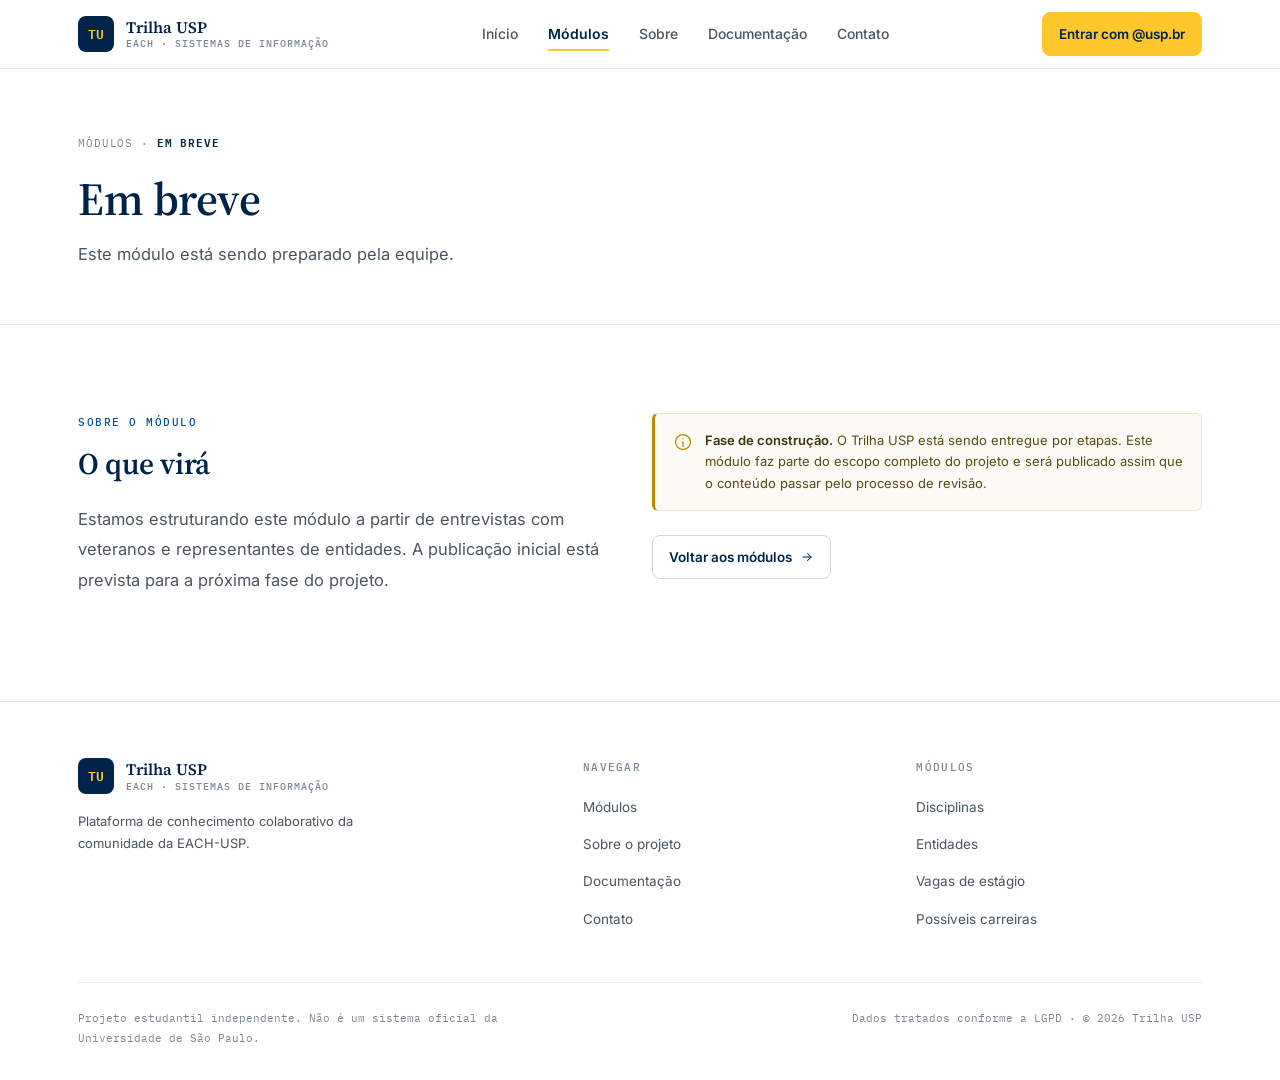
<file: em-breve.html>
<!DOCTYPE html>
<html lang="pt-BR">
<head>
<meta charset="UTF-8">
<meta name="viewport" content="width=device-width, initial-scale=1.0">
<title>Em breve — Trilha USP</title>
<link rel="preconnect" href="https://fonts.googleapis.com">
<link rel="preconnect" href="https://fonts.gstatic.com" crossorigin>
<link href="https://fonts.googleapis.com/css2?family=Source+Serif+4:opsz,wght@8..60,500;8..60,600;8..60,700&family=Inter:wght@400;500;600;700&family=IBM+Plex+Mono:wght@400;500;600&display=swap" rel="stylesheet">
<link rel="stylesheet" href="assets/styles.css">
</head>
<body>

<svg aria-hidden="true" style="position:absolute;width:0;height:0;overflow:hidden">
  <symbol id="i-menu" viewBox="0 0 24 24" fill="none" stroke="currentColor" stroke-width="1.5" stroke-linecap="round" stroke-linejoin="round"><path d="M4 7h16M4 12h16M4 17h16"/></symbol>
  <symbol id="i-arrow" viewBox="0 0 24 24" fill="none" stroke="currentColor" stroke-width="1.75" stroke-linecap="round" stroke-linejoin="round"><path d="M5 12h14"/><path d="m13 6 6 6-6 6"/></symbol>
  <symbol id="i-info" viewBox="0 0 24 24" fill="none" stroke="currentColor" stroke-width="1.5" stroke-linecap="round" stroke-linejoin="round"><circle cx="12" cy="12" r="9"/><path d="M12 8h.01"/><path d="M11 12h1v5h1"/></symbol>
</svg>

<header class="site-header">
  <div class="container header-inner">
    <a href="index.html" class="brand">
      <span class="brand-mark">TU</span>
      <span class="brand-name"><strong>Trilha USP</strong><small>EACH · Sistemas de Informação</small></span>
    </a>
    <nav class="main-nav" aria-label="Navegação principal">
      <a href="index.html">Início</a>
      <a href="modulos.html" class="is-active">Módulos</a>
      <a href="sobre.html">Sobre</a>
      <a href="documentacao.html">Documentação</a>
      <a href="contato.html">Contato</a>
    </nav>
    <div class="header-actions">
      <button class="btn btn-gold" type="button">Entrar com @usp.br</button>
      <button class="menu-toggle" type="button" aria-label="Abrir menu" aria-expanded="false">
        <svg class="icon icon-lg"><use href="#i-menu"/></svg>
      </button>
    </div>
  </div>
</header>

<main>

  <section class="page-head">
    <div class="container">
      <div class="crumb"><a href="modulos.html">Módulos</a> · <span id="crumb-name">Em breve</span></div>
      <h1 id="page-title">Em breve</h1>
      <p class="lead" id="page-lead">Este módulo está sendo preparado pela equipe.</p>
    </div>
  </section>

  <section class="section">
    <div class="container">
      <div class="grid-2" style="align-items:start;">
        <div class="reveal">
          <span class="eyebrow">Sobre o módulo</span>
          <h2 style="margin-bottom:22px;" id="sec-title">O que virá</h2>
          <div class="prose" id="sec-body">
            <p>Estamos estruturando este módulo a partir de entrevistas com veteranos e representantes de entidades. A publicação inicial está prevista para a próxima fase do projeto.</p>
          </div>
        </div>
        <aside class="reveal">
          <div class="note">
            <svg class="icon icon-lg"><use href="#i-info"/></svg>
            <span>
              <strong>Fase de construção.</strong>
              O Trilha USP está sendo entregue por etapas. Este módulo faz parte do escopo completo
              do projeto e será publicado assim que o conteúdo passar pelo processo de revisão.
            </span>
          </div>
          <div style="margin-top:24px;">
            <a class="btn btn-outline" href="modulos.html">
              Voltar aos módulos <svg class="icon icon-sm"><use href="#i-arrow"/></svg>
            </a>
          </div>
        </aside>
      </div>
    </div>
  </section>

</main>

<footer class="site-footer">
  <div class="container">
    <div class="footer-grid">
      <div class="footer-brand">
        <a href="index.html" class="brand">
          <span class="brand-mark">TU</span>
          <span class="brand-name"><strong>Trilha USP</strong><small>EACH · Sistemas de Informação</small></span>
        </a>
        <p>Plataforma de conhecimento colaborativo da comunidade da EACH-USP.</p>
      </div>
      <div class="footer-col">
        <h5>Navegar</h5>
        <ul>
          <li><a href="modulos.html">Módulos</a></li>
          <li><a href="sobre.html">Sobre o projeto</a></li>
          <li><a href="documentacao.html">Documentação</a></li>
          <li><a href="contato.html">Contato</a></li>
        </ul>
      </div>
      <div class="footer-col">
        <h5>Módulos</h5>
        <ul>
          <li><a href="disciplinas.html">Disciplinas</a></li>
          <li><a href="entidades.html">Entidades</a></li>
          <li><a href="em-breve.html?m=vagas">Vagas de estágio</a></li>
          <li><a href="em-breve.html?m=carreiras">Possíveis carreiras</a></li>
        </ul>
      </div>
    </div>
    <div class="footer-legal">
      <p>Projeto estudantil independente. Não é um sistema oficial da Universidade de São Paulo.</p>
      <p>Dados tratados conforme a LGPD · © <span data-year>2026</span> Trilha USP</p>
    </div>
  </div>
</footer>

<script>
  // Conteúdo específico por módulo
  (function () {
    var mods = {
      cursos:      { name: 'Cursos recomendados', title: 'Cursos recomendados', lead: 'Cursos externos de programação e matemática que fazem sentido começar logo no início da graduação.', body: '<p>Estamos curadando uma lista de cursos externos que ajudam calouros a se prepararem para as disciplinas iniciais de programação e matemática do curso. Cada indicação será acompanhada de uma breve justificativa de veteranos.</p>' },
      vagas:       { name: 'Vagas de estágio', title: 'Vagas de estágio', lead: 'Repositório centralizado de vagas relevantes para alunos com a graduação em andamento.', body: '<p>Este módulo reunirá vagas de estágio publicadas por empresas parceiras e por veteranos, organizadas por área e por semestre recomendado. O objetivo é reduzir a dispersão de oportunidades entre canais informais.</p>' },
      ic:          { name: 'Projetos de IC', title: 'Projetos de Iniciação Científica', lead: 'Divulgação centralizada de projetos de IC oferecidos por professores da EACH-USP.', body: '<p>Reuniremos, em um único lugar, os projetos de Iniciação Científica em aberto, com informações sobre linhas de pesquisa, pré-requisitos e formas de contato com os responsáveis.</p>' },
      aex:         { name: 'Projetos de AEX', title: 'Projetos de AEX', lead: 'Atividades extensionistas para completar horas complementares e recompensar veteranos que contribuem.', body: '<p>Este módulo também funcionará como mecanismo de recompensa para veteranos que publicam material na plataforma, por meio da abertura de projetos de extensão em parceria com professores.</p>' },
      dicas:       { name: 'Dicas', title: 'Dicas de veteranos', lead: 'Orientações gerais sobre a vida acadêmica na EACH-USP.', body: '<p>Reuniremos orientações práticas sobre como fazer requerimentos, como organizar a rotina de estudo na universidade e como ingressar em um projeto de pesquisa ao longo do curso.</p>' },
      intercambio: { name: 'Intercâmbio', title: 'Intercâmbio', lead: 'Informações e relatos sobre programas de intercâmbio.', body: '<p>Este módulo concentrará informações sobre editais, requisitos, prazos e relatos de alunos que já participaram de programas de intercâmbio pela USP.</p>' },
      carreiras:   { name: 'Possíveis carreiras', title: 'Possíveis carreiras', lead: 'Trajetórias de carreira possíveis a partir de Sistemas de Informação.', body: '<p>Apresentaremos as principais trajetórias de carreira a partir do curso, com informações sobre competências, empresas e formas de se direcionar em cada uma delas.</p>' }
    };

    var key = new URLSearchParams(location.search).get('m');
    var data = mods[key];
    if (!data) return;

    document.title = data.name + ' — Trilha USP';
    document.getElementById('crumb-name').textContent = data.name;
    document.getElementById('page-title').textContent = data.title;
    document.getElementById('page-lead').textContent = data.lead;
    document.getElementById('sec-body').innerHTML = data.body;
  })();
</script>
<script src="assets/main.js" defer></script>
</body>
</html>
</file>
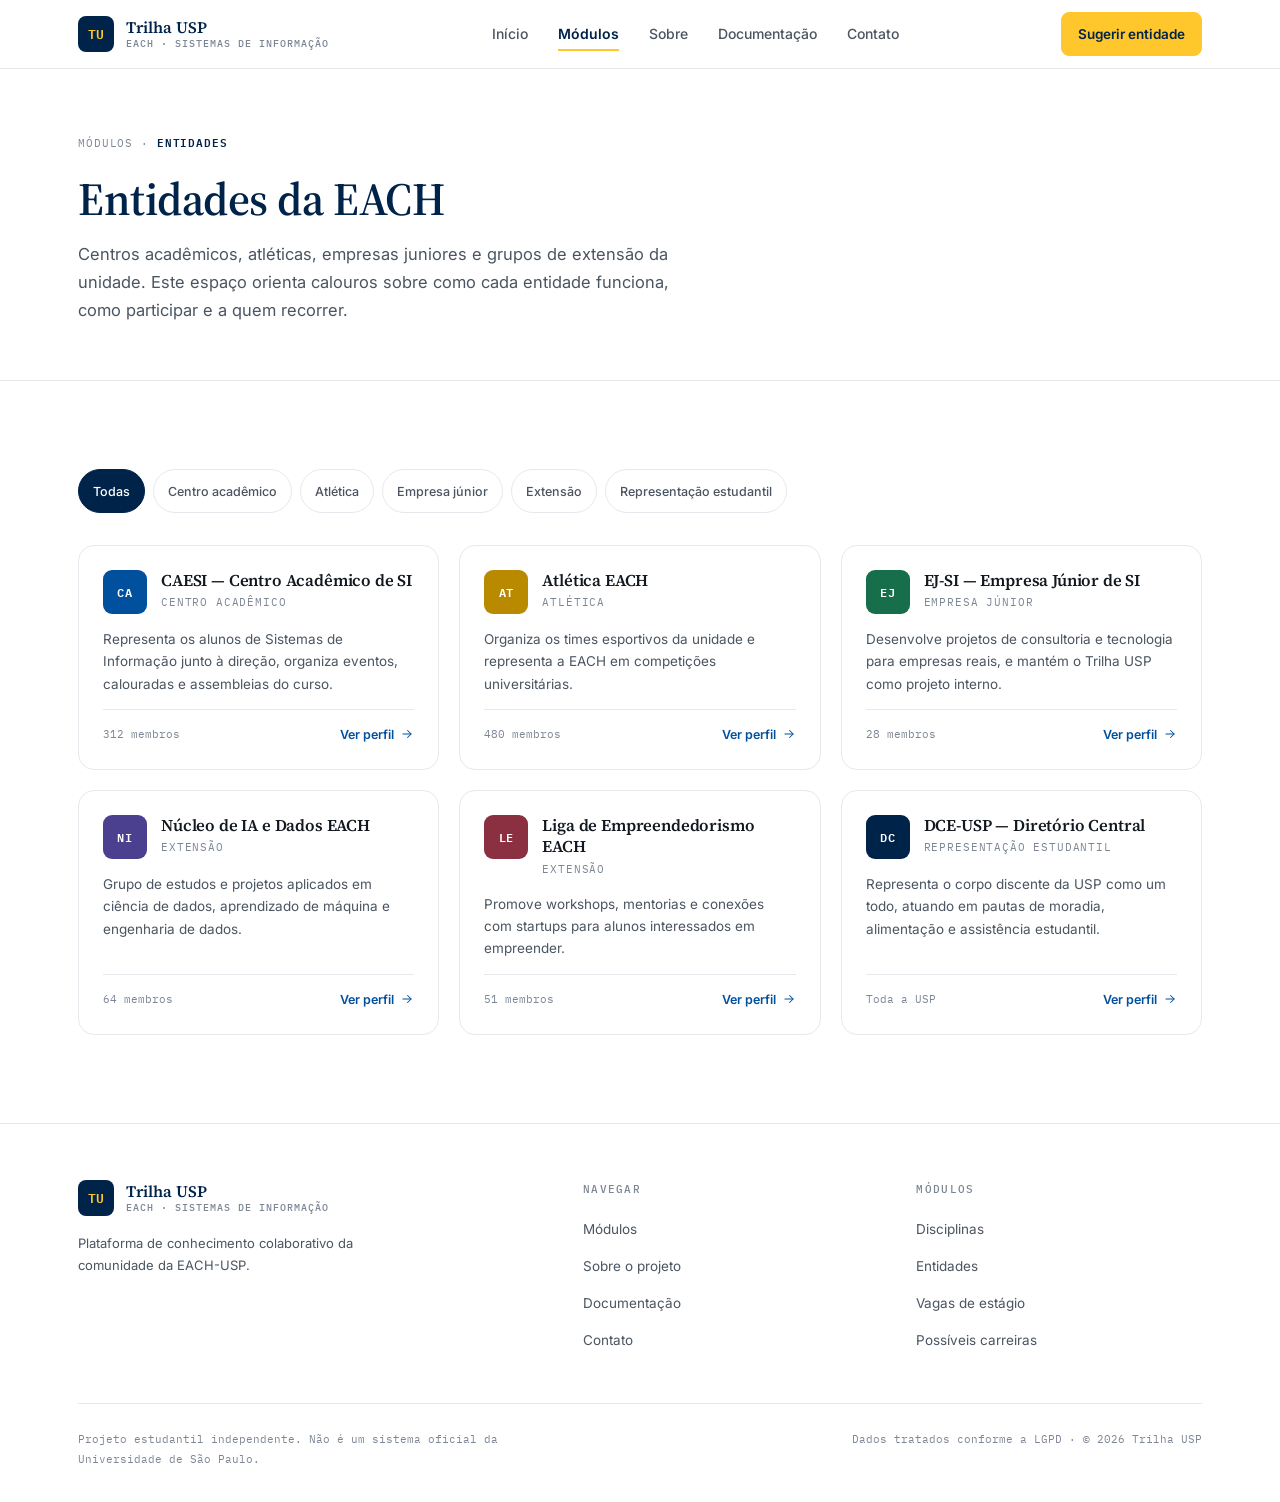
<file: entidades.html>
<!DOCTYPE html>
<html lang="pt-BR">
<head>
<meta charset="UTF-8">
<meta name="viewport" content="width=device-width, initial-scale=1.0">
<title>Entidades — Trilha USP</title>
<link rel="preconnect" href="https://fonts.googleapis.com">
<link rel="preconnect" href="https://fonts.gstatic.com" crossorigin>
<link href="https://fonts.googleapis.com/css2?family=Source+Serif+4:opsz,wght@8..60,500;8..60,600;8..60,700&family=Inter:wght@400;500;600;700&family=IBM+Plex+Mono:wght@400;500;600&display=swap" rel="stylesheet">
<link rel="stylesheet" href="assets/styles.css">
</head>
<body>

<svg aria-hidden="true" style="position:absolute;width:0;height:0;overflow:hidden">
  <symbol id="i-menu" viewBox="0 0 24 24" fill="none" stroke="currentColor" stroke-width="1.5" stroke-linecap="round" stroke-linejoin="round"><path d="M4 7h16M4 12h16M4 17h16"/></symbol>
  <symbol id="i-arrow" viewBox="0 0 24 24" fill="none" stroke="currentColor" stroke-width="1.75" stroke-linecap="round" stroke-linejoin="round"><path d="M5 12h14"/><path d="m13 6 6 6-6 6"/></symbol>
</svg>

<header class="site-header">
  <div class="container header-inner">
    <a href="index.html" class="brand">
      <span class="brand-mark">TU</span>
      <span class="brand-name"><strong>Trilha USP</strong><small>EACH · Sistemas de Informação</small></span>
    </a>
    <nav class="main-nav" aria-label="Navegação principal">
      <a href="index.html">Início</a>
      <a href="modulos.html" class="is-active">Módulos</a>
      <a href="sobre.html">Sobre</a>
      <a href="documentacao.html">Documentação</a>
      <a href="contato.html">Contato</a>
    </nav>
    <div class="header-actions">
      <button class="btn btn-gold" type="button">Sugerir entidade</button>
      <button class="menu-toggle" type="button" aria-label="Abrir menu" aria-expanded="false">
        <svg class="icon icon-lg"><use href="#i-menu"/></svg>
      </button>
    </div>
  </div>
</header>

<main>

  <section class="page-head">
    <div class="container">
      <div class="crumb"><a href="modulos.html">Módulos</a> · <span>Entidades</span></div>
      <h1>Entidades da EACH</h1>
      <p class="lead">Centros acadêmicos, atléticas, empresas juniores e grupos de extensão da unidade. Este espaço orienta calouros sobre como cada entidade funciona, como participar e a quem recorrer.</p>
    </div>
  </section>

  <section class="section">
    <div class="container">

      <div class="filter-row reveal" role="tablist">
        <button class="chip active" role="tab" aria-selected="true" type="button">Todas</button>
        <button class="chip" role="tab" aria-selected="false" type="button">Centro acadêmico</button>
        <button class="chip" role="tab" aria-selected="false" type="button">Atlética</button>
        <button class="chip" role="tab" aria-selected="false" type="button">Empresa júnior</button>
        <button class="chip" role="tab" aria-selected="false" type="button">Extensão</button>
        <button class="chip" role="tab" aria-selected="false" type="button">Representação estudantil</button>
      </div>

      <div class="entity-grid reveal">

        <article class="entity">
          <div class="entity-head">
            <div class="entity-mark" style="background:var(--usp-blue-700)">CA</div>
            <div>
              <h3>CAESI — Centro Acadêmico de SI</h3>
              <div class="entity-type">Centro acadêmico</div>
            </div>
          </div>
          <p>Representa os alunos de Sistemas de Informação junto à direção, organiza eventos, calouradas e assembleias do curso.</p>
          <div class="entity-foot">
            <span class="entity-stat">312 membros</span>
            <a class="entity-link" href="#">Ver perfil <svg class="icon icon-sm"><use href="#i-arrow"/></svg></a>
          </div>
        </article>

        <article class="entity">
          <div class="entity-head">
            <div class="entity-mark" style="background:var(--usp-gold-deep)">AT</div>
            <div>
              <h3>Atlética EACH</h3>
              <div class="entity-type">Atlética</div>
            </div>
          </div>
          <p>Organiza os times esportivos da unidade e representa a EACH em competições universitárias.</p>
          <div class="entity-foot">
            <span class="entity-stat">480 membros</span>
            <a class="entity-link" href="#">Ver perfil <svg class="icon icon-sm"><use href="#i-arrow"/></svg></a>
          </div>
        </article>

        <article class="entity">
          <div class="entity-head">
            <div class="entity-mark" style="background:#166e4a">EJ</div>
            <div>
              <h3>EJ-SI — Empresa Júnior de SI</h3>
              <div class="entity-type">Empresa júnior</div>
            </div>
          </div>
          <p>Desenvolve projetos de consultoria e tecnologia para empresas reais, e mantém o Trilha USP como projeto interno.</p>
          <div class="entity-foot">
            <span class="entity-stat">28 membros</span>
            <a class="entity-link" href="#">Ver perfil <svg class="icon icon-sm"><use href="#i-arrow"/></svg></a>
          </div>
        </article>

        <article class="entity">
          <div class="entity-head">
            <div class="entity-mark" style="background:#4b3f8f">NI</div>
            <div>
              <h3>Núcleo de IA e Dados EACH</h3>
              <div class="entity-type">Extensão</div>
            </div>
          </div>
          <p>Grupo de estudos e projetos aplicados em ciência de dados, aprendizado de máquina e engenharia de dados.</p>
          <div class="entity-foot">
            <span class="entity-stat">64 membros</span>
            <a class="entity-link" href="#">Ver perfil <svg class="icon icon-sm"><use href="#i-arrow"/></svg></a>
          </div>
        </article>

        <article class="entity">
          <div class="entity-head">
            <div class="entity-mark" style="background:#8a3040">LE</div>
            <div>
              <h3>Liga de Empreendedorismo EACH</h3>
              <div class="entity-type">Extensão</div>
            </div>
          </div>
          <p>Promove workshops, mentorias e conexões com startups para alunos interessados em empreender.</p>
          <div class="entity-foot">
            <span class="entity-stat">51 membros</span>
            <a class="entity-link" href="#">Ver perfil <svg class="icon icon-sm"><use href="#i-arrow"/></svg></a>
          </div>
        </article>

        <article class="entity">
          <div class="entity-head">
            <div class="entity-mark" style="background:var(--usp-blue-900)">DC</div>
            <div>
              <h3>DCE-USP — Diretório Central</h3>
              <div class="entity-type">Representação estudantil</div>
            </div>
          </div>
          <p>Representa o corpo discente da USP como um todo, atuando em pautas de moradia, alimentação e assistência estudantil.</p>
          <div class="entity-foot">
            <span class="entity-stat">Toda a USP</span>
            <a class="entity-link" href="#">Ver perfil <svg class="icon icon-sm"><use href="#i-arrow"/></svg></a>
          </div>
        </article>

      </div>
    </div>
  </section>

</main>

<footer class="site-footer">
  <div class="container">
    <div class="footer-grid">
      <div class="footer-brand">
        <a href="index.html" class="brand">
          <span class="brand-mark">TU</span>
          <span class="brand-name"><strong>Trilha USP</strong><small>EACH · Sistemas de Informação</small></span>
        </a>
        <p>Plataforma de conhecimento colaborativo da comunidade da EACH-USP.</p>
      </div>
      <div class="footer-col">
        <h5>Navegar</h5>
        <ul>
          <li><a href="modulos.html">Módulos</a></li>
          <li><a href="sobre.html">Sobre o projeto</a></li>
          <li><a href="documentacao.html">Documentação</a></li>
          <li><a href="contato.html">Contato</a></li>
        </ul>
      </div>
      <div class="footer-col">
        <h5>Módulos</h5>
        <ul>
          <li><a href="disciplinas.html">Disciplinas</a></li>
          <li><a href="entidades.html">Entidades</a></li>
          <li><a href="em-breve.html?m=vagas">Vagas de estágio</a></li>
          <li><a href="em-breve.html?m=carreiras">Possíveis carreiras</a></li>
        </ul>
      </div>
    </div>
    <div class="footer-legal">
      <p>Projeto estudantil independente. Não é um sistema oficial da Universidade de São Paulo.</p>
      <p>Dados tratados conforme a LGPD · © <span data-year>2026</span> Trilha USP</p>
    </div>
  </div>
</footer>

<script src="assets/main.js" defer></script>
</body>
</html>
</file>
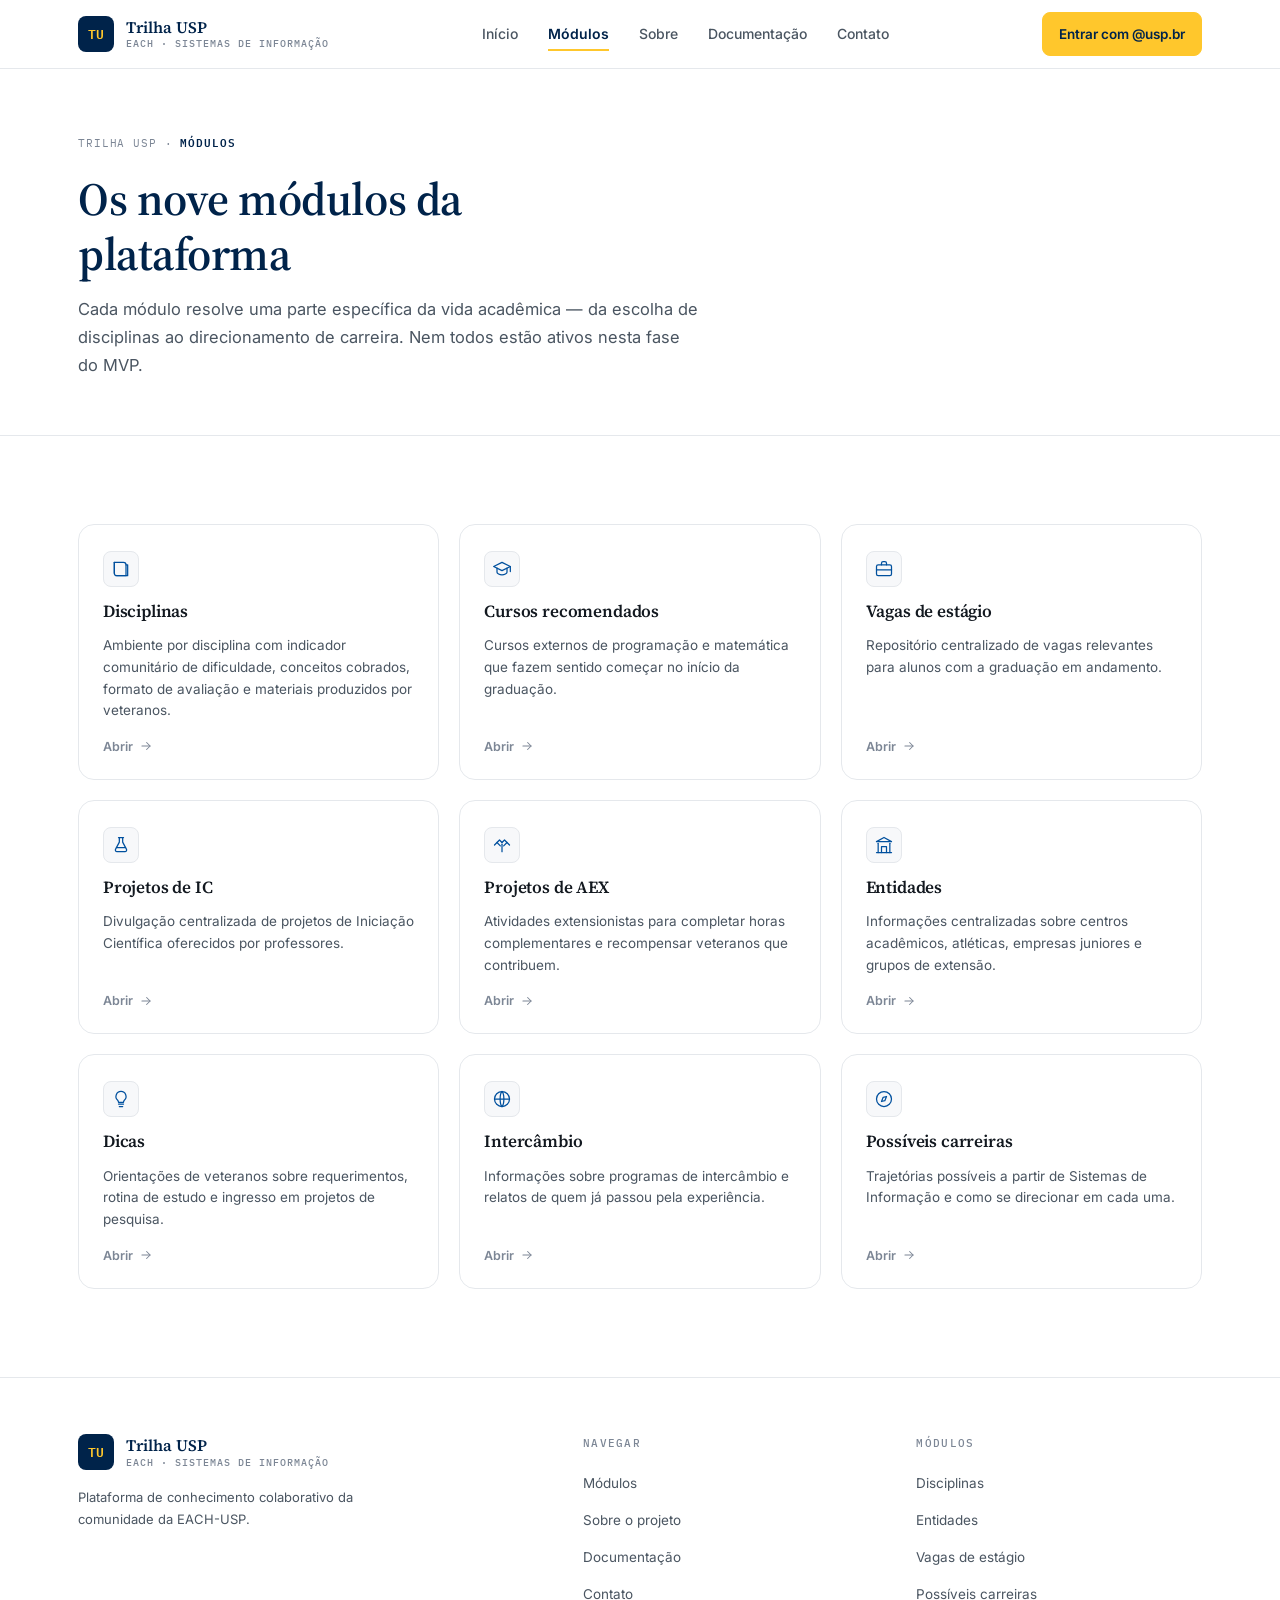
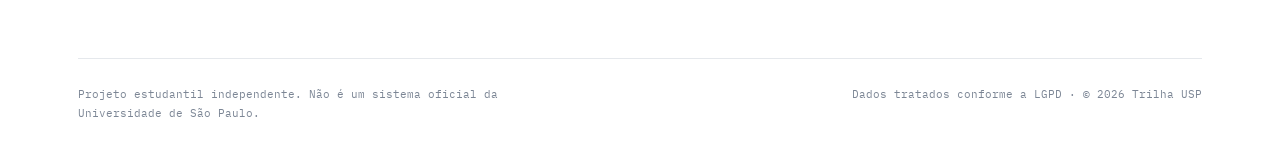
<file: modulos.html>
<!DOCTYPE html>
<html lang="pt-BR">
<head>
<meta charset="UTF-8">
<meta name="viewport" content="width=device-width, initial-scale=1.0">
<title>Módulos — Trilha USP</title>
<link rel="preconnect" href="https://fonts.googleapis.com">
<link rel="preconnect" href="https://fonts.gstatic.com" crossorigin>
<link href="https://fonts.googleapis.com/css2?family=Source+Serif+4:opsz,wght@8..60,500;8..60,600;8..60,700&family=Inter:wght@400;500;600;700&family=IBM+Plex+Mono:wght@400;500;600&display=swap" rel="stylesheet">
<link rel="stylesheet" href="assets/styles.css">
</head>
<body>

<svg aria-hidden="true" style="position:absolute;width:0;height:0;overflow:hidden">
  <symbol id="i-menu" viewBox="0 0 24 24" fill="none" stroke="currentColor" stroke-width="1.5" stroke-linecap="round" stroke-linejoin="round"><path d="M4 7h16M4 12h16M4 17h16"/></symbol>
  <symbol id="i-book" viewBox="0 0 24 24" fill="none" stroke="currentColor" stroke-width="1.5" stroke-linecap="round" stroke-linejoin="round"><path d="M4 4h11a3 3 0 0 1 3 3v13H7a3 3 0 0 1-3-3z"/><path d="M4 4v13"/><path d="M18 7h2v13H7"/></symbol>
  <symbol id="i-grad" viewBox="0 0 24 24" fill="none" stroke="currentColor" stroke-width="1.5" stroke-linecap="round" stroke-linejoin="round"><path d="M2 9l10-5 10 5-10 5z"/><path d="M6 11v5c0 1.5 3 3 6 3s6-1.5 6-3v-5"/><path d="M22 9v6"/></symbol>
  <symbol id="i-briefcase" viewBox="0 0 24 24" fill="none" stroke="currentColor" stroke-width="1.5" stroke-linecap="round" stroke-linejoin="round"><rect x="3" y="7" width="18" height="13" rx="2"/><path d="M9 7V5a2 2 0 0 1 2-2h2a2 2 0 0 1 2 2v2"/><path d="M3 13h18"/></symbol>
  <symbol id="i-flask" viewBox="0 0 24 24" fill="none" stroke="currentColor" stroke-width="1.5" stroke-linecap="round" stroke-linejoin="round"><path d="M9 3h6"/><path d="M10 3v5.5L5.5 17A2 2 0 0 0 7.3 20h9.4a2 2 0 0 0 1.8-3L14 8.5V3"/><path d="M7 15h10"/></symbol>
  <symbol id="i-hands" viewBox="0 0 24 24" fill="none" stroke="currentColor" stroke-width="1.5" stroke-linecap="round" stroke-linejoin="round"><path d="M3 12l3-3 4 4"/><path d="M21 12l-3-3-4 4"/><path d="M6 9l3-3 3 3"/><path d="M18 9l-3-3-3 3"/><path d="M12 20v-9"/></symbol>
  <symbol id="i-landmark" viewBox="0 0 24 24" fill="none" stroke="currentColor" stroke-width="1.5" stroke-linecap="round" stroke-linejoin="round"><path d="M3 21h18"/><path d="M5 21V10"/><path d="M19 21V10"/><path d="M12 3 3 8h18z"/><path d="M9 21V14h6v7"/></symbol>
  <symbol id="i-bulb" viewBox="0 0 24 24" fill="none" stroke="currentColor" stroke-width="1.5" stroke-linecap="round" stroke-linejoin="round"><path d="M9 18h6"/><path d="M10 21h4"/><path d="M12 3a6 6 0 0 0-4 10.5c.7.7 1 1.7 1 2.5h6c0-.8.3-1.8 1-2.5A6 6 0 0 0 12 3z"/></symbol>
  <symbol id="i-globe" viewBox="0 0 24 24" fill="none" stroke="currentColor" stroke-width="1.5" stroke-linecap="round" stroke-linejoin="round"><circle cx="12" cy="12" r="9"/><path d="M3 12h18"/><path d="M12 3c3 3 3 15 0 18M12 3c-3 3-3 15 0 18"/></symbol>
  <symbol id="i-compass" viewBox="0 0 24 24" fill="none" stroke="currentColor" stroke-width="1.5" stroke-linecap="round" stroke-linejoin="round"><circle cx="12" cy="12" r="9"/><path d="m15 9-2 5-4 1 2-5z"/></symbol>
  <symbol id="i-arrow" viewBox="0 0 24 24" fill="none" stroke="currentColor" stroke-width="1.75" stroke-linecap="round" stroke-linejoin="round"><path d="M5 12h14"/><path d="m13 6 6 6-6 6"/></symbol>
</svg>

<header class="site-header">
  <div class="container header-inner">
    <a href="index.html" class="brand">
      <span class="brand-mark">TU</span>
      <span class="brand-name"><strong>Trilha USP</strong><small>EACH · Sistemas de Informação</small></span>
    </a>
    <nav class="main-nav" aria-label="Navegação principal">
      <a href="index.html">Início</a>
      <a href="modulos.html" class="is-active">Módulos</a>
      <a href="sobre.html">Sobre</a>
      <a href="documentacao.html">Documentação</a>
      <a href="contato.html">Contato</a>
    </nav>
    <div class="header-actions">
      <button class="btn btn-gold" type="button">Entrar com @usp.br</button>
      <button class="menu-toggle" type="button" aria-label="Abrir menu" aria-expanded="false">
        <svg class="icon icon-lg"><use href="#i-menu"/></svg>
      </button>
    </div>
  </div>
</header>

<main>

  <section class="page-head">
    <div class="container">
      <div class="crumb"><a href="index.html">Trilha USP</a> · <span>Módulos</span></div>
      <h1>Os nove módulos da plataforma</h1>
      <p class="lead">Cada módulo resolve uma parte específica da vida acadêmica — da escolha de disciplinas ao direcionamento de carreira. Nem todos estão ativos nesta fase do MVP.</p>
    </div>
  </section>

  <section class="section">
    <div class="container">
      <div class="module-grid reveal">
        <a class="module" href="disciplinas.html">
          <span class="module-ic"><svg class="icon icon-lg"><use href="#i-book"/></svg></span>
          <h3>Disciplinas</h3>
          <p>Ambiente por disciplina com indicador comunitário de dificuldade, conceitos cobrados, formato de avaliação e materiais produzidos por veteranos.</p>
          <span class="module-go">Abrir <svg class="icon icon-sm"><use href="#i-arrow"/></svg></span>
        </a>
        <a class="module" href="em-breve.html?m=cursos">
          <span class="module-ic"><svg class="icon icon-lg"><use href="#i-grad"/></svg></span>
          <h3>Cursos recomendados</h3>
          <p>Cursos externos de programação e matemática que fazem sentido começar no início da graduação.</p>
          <span class="module-go">Abrir <svg class="icon icon-sm"><use href="#i-arrow"/></svg></span>
        </a>
        <a class="module" href="em-breve.html?m=vagas">
          <span class="module-ic"><svg class="icon icon-lg"><use href="#i-briefcase"/></svg></span>
          <h3>Vagas de estágio</h3>
          <p>Repositório centralizado de vagas relevantes para alunos com a graduação em andamento.</p>
          <span class="module-go">Abrir <svg class="icon icon-sm"><use href="#i-arrow"/></svg></span>
        </a>
        <a class="module" href="em-breve.html?m=ic">
          <span class="module-ic"><svg class="icon icon-lg"><use href="#i-flask"/></svg></span>
          <h3>Projetos de IC</h3>
          <p>Divulgação centralizada de projetos de Iniciação Científica oferecidos por professores.</p>
          <span class="module-go">Abrir <svg class="icon icon-sm"><use href="#i-arrow"/></svg></span>
        </a>
        <a class="module" href="em-breve.html?m=aex">
          <span class="module-ic"><svg class="icon icon-lg"><use href="#i-hands"/></svg></span>
          <h3>Projetos de AEX</h3>
          <p>Atividades extensionistas para completar horas complementares e recompensar veteranos que contribuem.</p>
          <span class="module-go">Abrir <svg class="icon icon-sm"><use href="#i-arrow"/></svg></span>
        </a>
        <a class="module" href="entidades.html">
          <span class="module-ic"><svg class="icon icon-lg"><use href="#i-landmark"/></svg></span>
          <h3>Entidades</h3>
          <p>Informações centralizadas sobre centros acadêmicos, atléticas, empresas juniores e grupos de extensão.</p>
          <span class="module-go">Abrir <svg class="icon icon-sm"><use href="#i-arrow"/></svg></span>
        </a>
        <a class="module" href="em-breve.html?m=dicas">
          <span class="module-ic"><svg class="icon icon-lg"><use href="#i-bulb"/></svg></span>
          <h3>Dicas</h3>
          <p>Orientações de veteranos sobre requerimentos, rotina de estudo e ingresso em projetos de pesquisa.</p>
          <span class="module-go">Abrir <svg class="icon icon-sm"><use href="#i-arrow"/></svg></span>
        </a>
        <a class="module" href="em-breve.html?m=intercambio">
          <span class="module-ic"><svg class="icon icon-lg"><use href="#i-globe"/></svg></span>
          <h3>Intercâmbio</h3>
          <p>Informações sobre programas de intercâmbio e relatos de quem já passou pela experiência.</p>
          <span class="module-go">Abrir <svg class="icon icon-sm"><use href="#i-arrow"/></svg></span>
        </a>
        <a class="module" href="em-breve.html?m=carreiras">
          <span class="module-ic"><svg class="icon icon-lg"><use href="#i-compass"/></svg></span>
          <h3>Possíveis carreiras</h3>
          <p>Trajetórias possíveis a partir de Sistemas de Informação e como se direcionar em cada uma.</p>
          <span class="module-go">Abrir <svg class="icon icon-sm"><use href="#i-arrow"/></svg></span>
        </a>
      </div>
    </div>
  </section>

</main>

<footer class="site-footer">
  <div class="container">
    <div class="footer-grid">
      <div class="footer-brand">
        <a href="index.html" class="brand">
          <span class="brand-mark">TU</span>
          <span class="brand-name"><strong>Trilha USP</strong><small>EACH · Sistemas de Informação</small></span>
        </a>
        <p>Plataforma de conhecimento colaborativo da comunidade da EACH-USP.</p>
      </div>
      <div class="footer-col">
        <h5>Navegar</h5>
        <ul>
          <li><a href="modulos.html">Módulos</a></li>
          <li><a href="sobre.html">Sobre o projeto</a></li>
          <li><a href="documentacao.html">Documentação</a></li>
          <li><a href="contato.html">Contato</a></li>
        </ul>
      </div>
      <div class="footer-col">
        <h5>Módulos</h5>
        <ul>
          <li><a href="disciplinas.html">Disciplinas</a></li>
          <li><a href="entidades.html">Entidades</a></li>
          <li><a href="em-breve.html?m=vagas">Vagas de estágio</a></li>
          <li><a href="em-breve.html?m=carreiras">Possíveis carreiras</a></li>
        </ul>
      </div>
    </div>
    <div class="footer-legal">
      <p>Projeto estudantil independente. Não é um sistema oficial da Universidade de São Paulo.</p>
      <p>Dados tratados conforme a LGPD · © <span data-year>2026</span> Trilha USP</p>
    </div>
  </div>
</footer>

<script src="assets/main.js" defer></script>
</body>
</html>
</file>
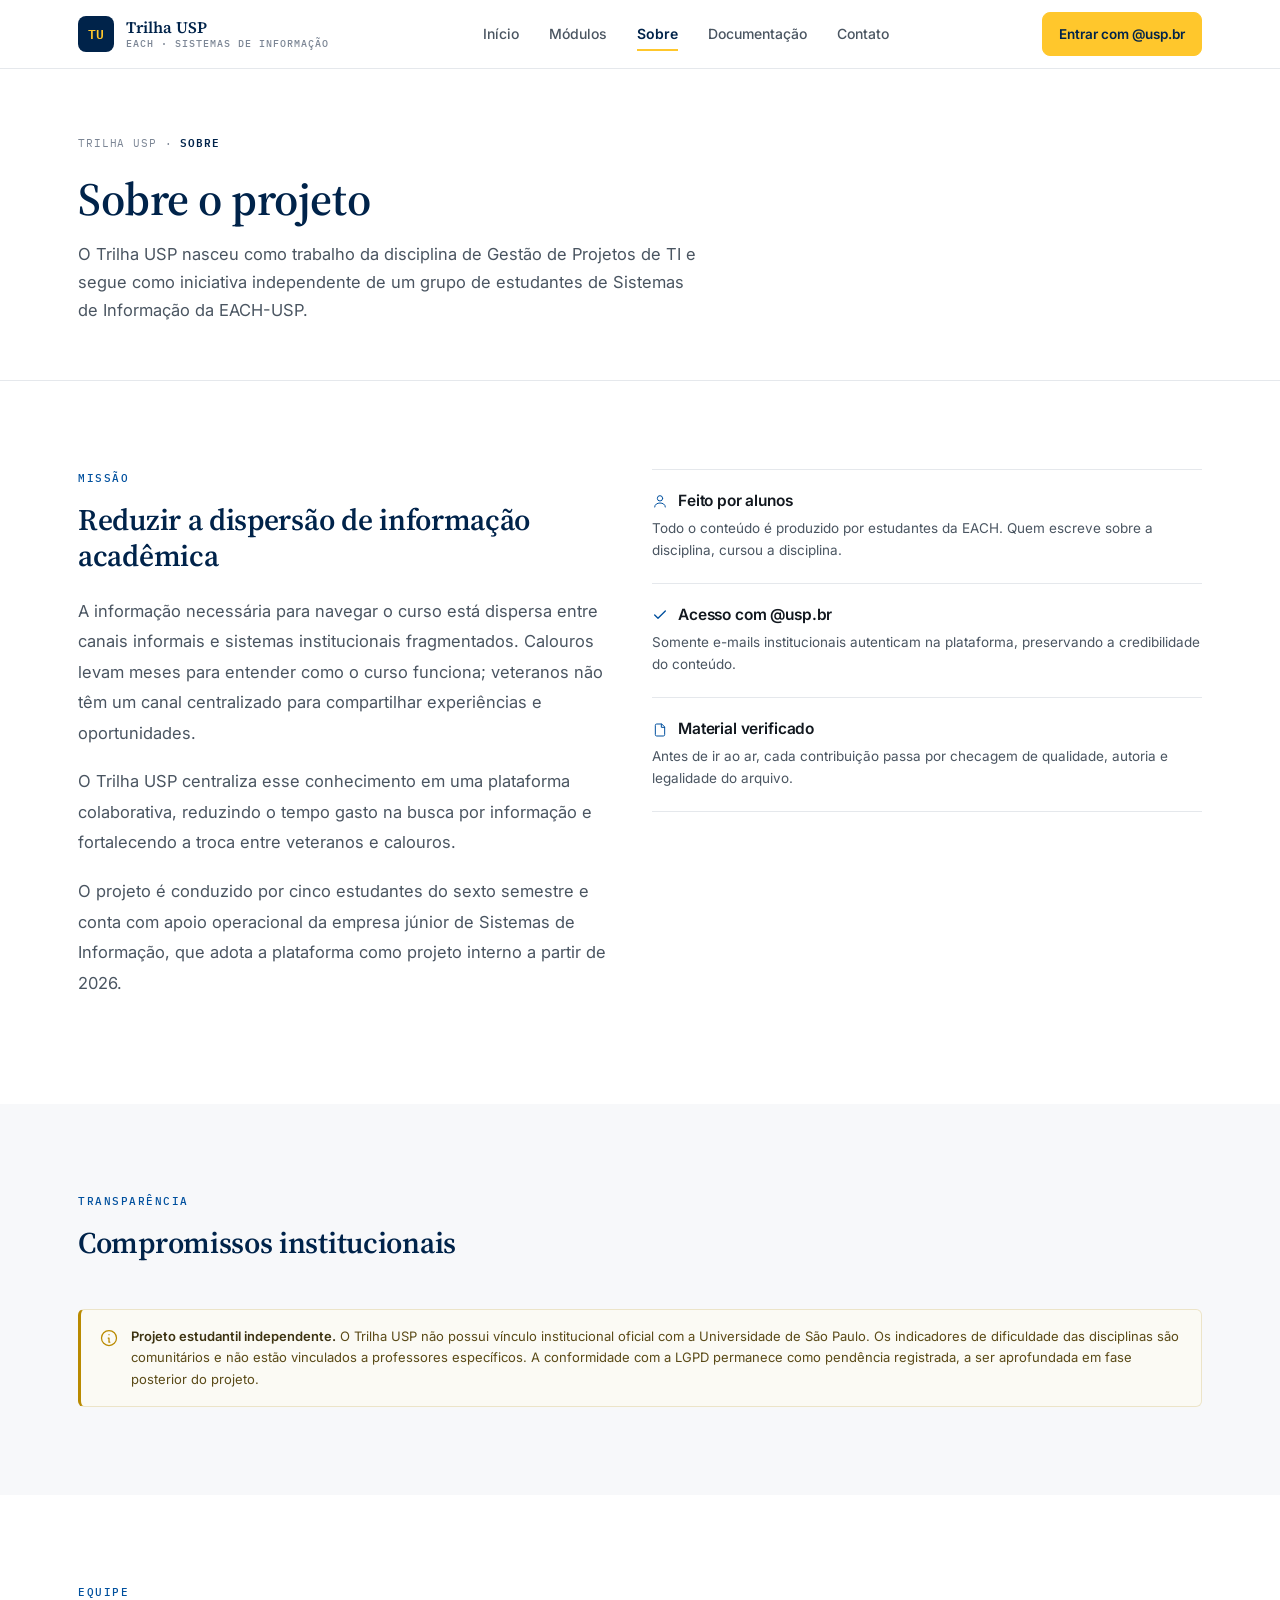
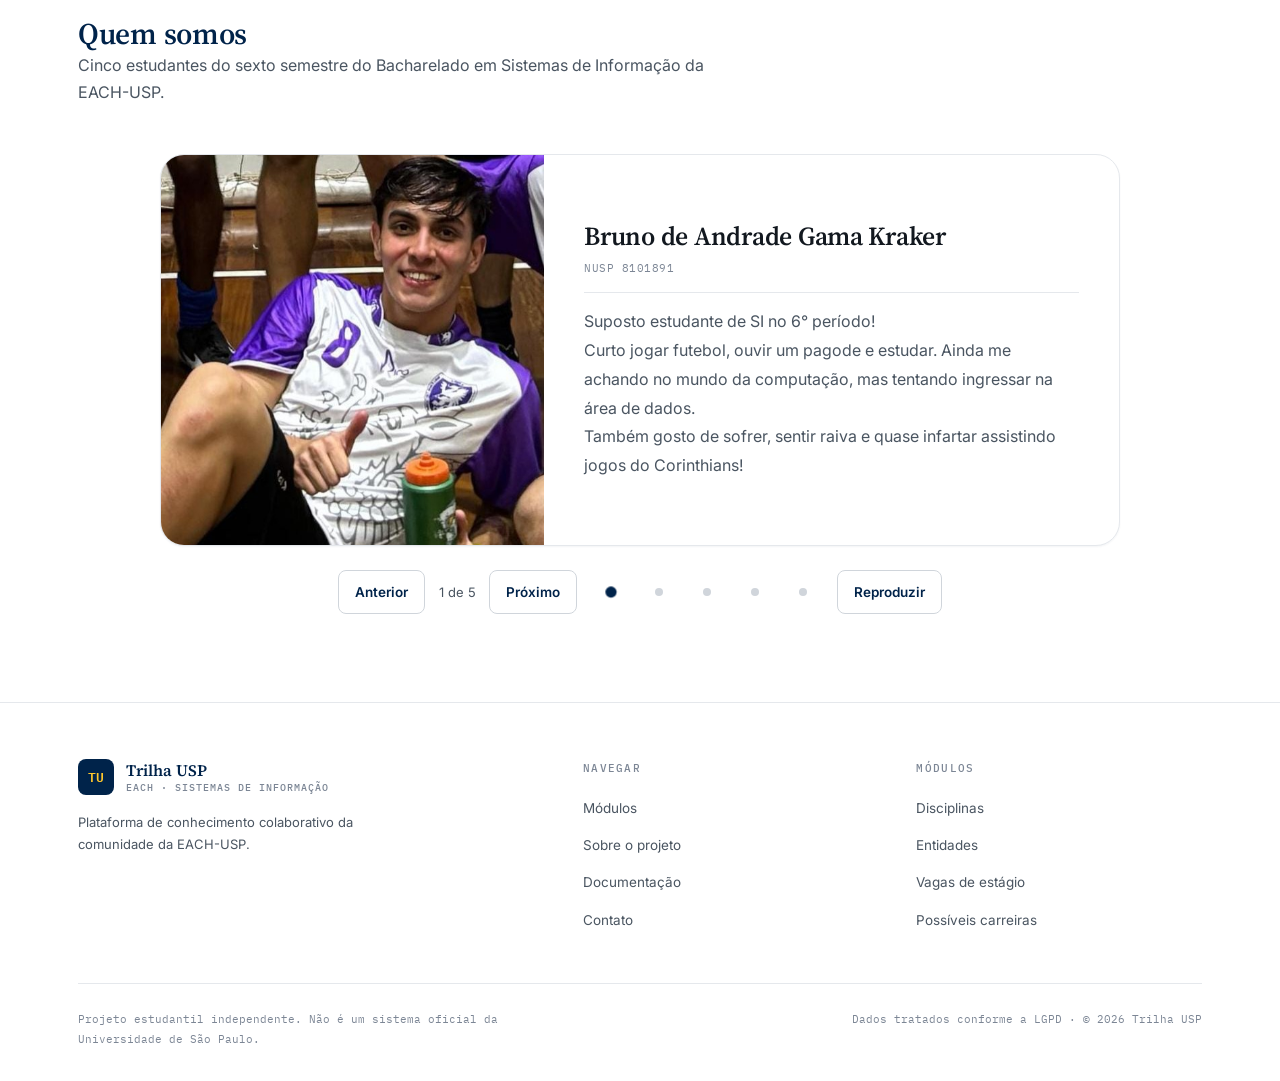
<file: sobre.html>
<!DOCTYPE html>
<html lang="pt-BR">
<head>
<meta charset="UTF-8">
<meta name="viewport" content="width=device-width, initial-scale=1.0">
<title>Sobre — Trilha USP</title>
<link rel="preconnect" href="https://fonts.googleapis.com">
<link rel="preconnect" href="https://fonts.gstatic.com" crossorigin>
<link href="https://fonts.googleapis.com/css2?family=Source+Serif+4:opsz,wght@8..60,500;8..60,600;8..60,700&family=Inter:wght@400;500;600;700&family=IBM+Plex+Mono:wght@400;500;600&display=swap" rel="stylesheet">
<link rel="stylesheet" href="assets/styles.css">
</head>
<body>

<svg aria-hidden="true" style="position:absolute;width:0;height:0;overflow:hidden">
  <symbol id="i-menu" viewBox="0 0 24 24" fill="none" stroke="currentColor" stroke-width="1.5" stroke-linecap="round" stroke-linejoin="round"><path d="M4 7h16M4 12h16M4 17h16"/></symbol>
  <symbol id="i-user" viewBox="0 0 24 24" fill="none" stroke="currentColor" stroke-width="1.5" stroke-linecap="round" stroke-linejoin="round"><circle cx="12" cy="8" r="4"/><path d="M4 21c0-4 4-6 8-6s8 2 8 6"/></symbol>
  <symbol id="i-check" viewBox="0 0 24 24" fill="none" stroke="currentColor" stroke-width="2" stroke-linecap="round" stroke-linejoin="round"><path d="m4 12 5 5L20 6"/></symbol>
  <symbol id="i-file" viewBox="0 0 24 24" fill="none" stroke="currentColor" stroke-width="1.5" stroke-linecap="round" stroke-linejoin="round"><path d="M14 3H7a2 2 0 0 0-2 2v14a2 2 0 0 0 2 2h10a2 2 0 0 0 2-2V8z"/><path d="M14 3v5h5"/></symbol>
  <symbol id="i-info" viewBox="0 0 24 24" fill="none" stroke="currentColor" stroke-width="1.5" stroke-linecap="round" stroke-linejoin="round"><circle cx="12" cy="12" r="9"/><path d="M12 8h.01"/><path d="M11 12h1v5h1"/></symbol>
</svg>

<header class="site-header">
  <div class="container header-inner">
    <a href="index.html" class="brand">
      <span class="brand-mark">TU</span>
      <span class="brand-name"><strong>Trilha USP</strong><small>EACH · Sistemas de Informação</small></span>
    </a>
    <nav class="main-nav" aria-label="Navegação principal">
      <a href="index.html">Início</a>
      <a href="modulos.html">Módulos</a>
      <a href="sobre.html" class="is-active">Sobre</a>
      <a href="documentacao.html">Documentação</a>
      <a href="contato.html">Contato</a>
    </nav>
    <div class="header-actions">
      <button class="btn btn-gold" type="button">Entrar com @usp.br</button>
      <button class="menu-toggle" type="button" aria-label="Abrir menu" aria-expanded="false">
        <svg class="icon icon-lg"><use href="#i-menu"/></svg>
      </button>
    </div>
  </div>
</header>

<main>

  <section class="page-head">
    <div class="container">
      <div class="crumb"><a href="index.html">Trilha USP</a> · <span>Sobre</span></div>
      <h1>Sobre o projeto</h1>
      <p class="lead">O Trilha USP nasceu como trabalho da disciplina de Gestão de Projetos de TI e segue como iniciativa independente de um grupo de estudantes de Sistemas de Informação da EACH-USP.</p>
    </div>
  </section>

  <section class="section">
    <div class="container">
      <div class="grid-2" style="align-items:start;">
        <div class="reveal">
          <span class="eyebrow">Missão</span>
          <h2 style="margin-bottom:22px;">Reduzir a dispersão de informação acadêmica</h2>
          <div class="prose">
            <p>
              A informação necessária para navegar o curso está dispersa entre canais
              informais e sistemas institucionais fragmentados. Calouros levam meses
              para entender como o curso funciona; veteranos não têm um canal
              centralizado para compartilhar experiências e oportunidades.
            </p>
            <p>
              O Trilha USP centraliza esse conhecimento em uma plataforma colaborativa,
              reduzindo o tempo gasto na busca por informação e fortalecendo a troca
              entre veteranos e calouros.
            </p>
            <p>
              O projeto é conduzido por cinco estudantes do sexto semestre e conta com
              apoio operacional da empresa júnior de Sistemas de Informação, que adota
              a plataforma como projeto interno a partir de 2026.
            </p>
          </div>
        </div>
        <aside class="reveal" aria-label="Princípios">
          <div class="principle">
            <h4><svg class="icon"><use href="#i-user"/></svg> Feito por alunos</h4>
            <p>Todo o conteúdo é produzido por estudantes da EACH. Quem escreve sobre a disciplina, cursou a disciplina.</p>
          </div>
          <div class="principle">
            <h4><svg class="icon"><use href="#i-check"/></svg> Acesso com @usp.br</h4>
            <p>Somente e-mails institucionais autenticam na plataforma, preservando a credibilidade do conteúdo.</p>
          </div>
          <div class="principle">
            <h4><svg class="icon"><use href="#i-file"/></svg> Material verificado</h4>
            <p>Antes de ir ao ar, cada contribuição passa por checagem de qualidade, autoria e legalidade do arquivo.</p>
          </div>
        </aside>
      </div>
    </div>
  </section>

  <section class="section section--alt">
    <div class="container">
      <div class="section-head reveal">
        <span class="eyebrow">Transparência</span>
        <h2>Compromissos institucionais</h2>
      </div>
      <div class="note reveal">
        <svg class="icon icon-lg"><use href="#i-info"/></svg>
        <span>
          <strong>Projeto estudantil independente.</strong>
          O Trilha USP não possui vínculo institucional oficial com a Universidade de São Paulo.
          Os indicadores de dificuldade das disciplinas são comunitários e não estão vinculados
          a professores específicos. A conformidade com a LGPD permanece como pendência
          registrada, a ser aprofundada em fase posterior do projeto.
        </span>
      </div>
    </div>
  </section>

  <section class="section">
    <div class="container">
      <div class="section-head reveal">
        <span class="eyebrow">Equipe</span>
        <h2>Quem somos</h2>
        <p>Cinco estudantes do sexto semestre do Bacharelado em Sistemas de Informação da EACH-USP.</p>
      </div>

      <div class="team-grid reveal" data-team-carousel role="region" aria-roledescription="carrossel" aria-label="Integrantes do Trilha USP">
        <article class="member">
          <div class="member-photo">
            <span class="initials">BR</span>
            <img src="img/equipe/Bruno.jpg" alt="Foto de Bruno" loading="lazy" onerror="this.remove()">
          </div>
          <div class="member-info">
            <h4>Bruno de Andrade Gama Kraker</h4>
            <span class="member-nusp">NUSP 8101891</span>
            <p class="member-bio">Suposto estudante de SI no 6° período!<br>
              Curto jogar futebol, ouvir um pagode e estudar. Ainda me achando no mundo da computação, mas tentando ingressar na área de dados.<br>
              Também gosto de sofrer, sentir raiva e quase infartar assistindo jogos do Corinthians!</p>
          </div>
        </article>

        <article class="member">
          <div class="member-photo">
            <span class="initials">PS</span>
            <img src="img/equipe/Pedro.jpg" alt="Foto de Pedro" loading="lazy" onerror="this.remove()">
          </div>
          <div class="member-info">
            <h4>Pedro Henryk Bezerra Souza</h4>
            <span class="member-nusp">NUSP 15553440</span>
            <p class="member-bio"> Sou corinthiano, gosto de andar de skate, pokemon e criar lembranças com quem é importante pra mim. <br>
                Gosto de fazer novas amizades e no tempo livre jogar com os amigos.</p>
          </div>
        </article>

        <article class="member">
          <div class="member-photo">
            <span class="initials">RM</span>
            <img src="img/equipe/Rodrigo.jpg" alt="Foto de Rodrigo" loading="lazy" onerror="this.remove()">
          </div>
          <div class="member-info">
            <h4>Rodrigo Franco de Moraes</h4>
            <span class="member-nusp">NUSP 14606450</span>
            <p class="member-bio">Corinthiano como todos outros bons membros do grupo! Curto muito todo tipo de esporte, música e tecnologia<br>
            Adoro rolês aleatórios e tento sempre levar a vida com curiosidade e interesse!</p>
          </div>
        </article>

        <article class="member">
          <div class="member-photo">
            <span class="initials">RJ</span>
            <img src="img/equipe/Romulo.jpg" alt="Foto de Rômulo" loading="lazy" onerror="this.remove()">
          </div>
          <div class="member-info">
            <h4>Rômulo Maurício Fonseca Júnior</h4>
            <span class="member-nusp">NUSP 15553801</span>
            <p class="member-bio">Corintiano, maloqueiro e sofredor!<br>
              Apaixonado pelos esportes e pela arte! Dança, música, vôlei e futebol sempre estiveram presentes na minha vida.<br>
              Gosto muito de testar novos caminhos e soluções, independente da área da minha vida em que estejam sendo aplicadas.</p>
          </div>
        </article>

        <article class="member">
          <div class="member-photo">
            <span class="initials">TI</span>
            <img src="img/equipe/Thales.jpg" alt="Foto de Thales" loading="lazy" onerror="this.remove()">
          </div>
          <div class="member-info">
            <h4>Thales Iamamura</h4>
            <span class="member-nusp">NUSP 11915727</span>
            <p class="member-bio">Poliesportista e apaixonado por aventuras!<br>
              Cresci jogando beisebol, vôlei e diversos esportes coletivos. Não perco uma oportunidade para fazer uma trilha ou uma noite de acampamento!<br>
              Sonho em viajar o mundo, conhecendo as mais diferentes pessoas, costumes e culturas ao redor do mundo!</p>
          </div>
        </article>
      </div>
    </div>
  </section>

</main>

<footer class="site-footer">
  <div class="container">
    <div class="footer-grid">
      <div class="footer-brand">
        <a href="index.html" class="brand">
          <span class="brand-mark">TU</span>
          <span class="brand-name"><strong>Trilha USP</strong><small>EACH · Sistemas de Informação</small></span>
        </a>
        <p>Plataforma de conhecimento colaborativo da comunidade da EACH-USP.</p>
      </div>
      <div class="footer-col">
        <h5>Navegar</h5>
        <ul>
          <li><a href="modulos.html">Módulos</a></li>
          <li><a href="sobre.html">Sobre o projeto</a></li>
          <li><a href="documentacao.html">Documentação</a></li>
          <li><a href="contato.html">Contato</a></li>
        </ul>
      </div>
      <div class="footer-col">
        <h5>Módulos</h5>
        <ul>
          <li><a href="disciplinas.html">Disciplinas</a></li>
          <li><a href="entidades.html">Entidades</a></li>
          <li><a href="em-breve.html?m=vagas">Vagas de estágio</a></li>
          <li><a href="em-breve.html?m=carreiras">Possíveis carreiras</a></li>
        </ul>
      </div>
    </div>
    <div class="footer-legal">
      <p>Projeto estudantil independente. Não é um sistema oficial da Universidade de São Paulo.</p>
      <p>Dados tratados conforme a LGPD · © <span data-year>2026</span> Trilha USP</p>
    </div>
  </div>
</footer>

<script src="assets/main.js" defer></script>
</body>
</html>
</file>
<file: assets/styles.css>
/* =========================================================================
   Trilha USP — folha de estilo compartilhada
   ========================================================================= */

:root{
  /* Institucional */
  --usp-blue-900:#00234a;
  --usp-blue-800:#00305f;
  --usp-blue-700:#00509e;
  --usp-blue-600:#0a6bc4;
  --usp-gold:#ffc72c;
  --usp-gold-deep:#b98a00;

  /* Neutros */
  --paper:#f7f8fa;
  --surface:#ffffff;
  --ink:#12181f;
  --ink-soft:#4a5561;
  --ink-mute:#7c8695;
  --line:#e5e8ec;
  --line-strong:#d0d5db;

  /* Estados */
  --green:#166e4a;
  --red:#a63a3a;
  --amber:#8a6700;

  /* Tipografia */
  --font-serif:'Source Serif 4',Georgia,'Times New Roman',serif;
  --font-sans:'Inter',-apple-system,BlinkMacSystemFont,'Segoe UI',sans-serif;
  --font-mono:'IBM Plex Mono',ui-monospace,'SF Mono',Menlo,monospace;

  /* Layout */
  --container:1180px;
  --gutter:28px;
  --radius-sm:6px;
  --radius:10px;
  --radius-lg:14px;

  /* Sombras */
  --shadow-sm:0 1px 2px rgba(0,35,74,.05);
  --shadow:0 4px 16px rgba(0,35,74,.06);
  --shadow-lg:0 12px 40px rgba(0,35,74,.09);
}

*,*::before,*::after{box-sizing:border-box;}
html{
  scroll-behavior:smooth;
  scroll-padding-top:88px;
  -webkit-text-size-adjust:100%;
}
html,body{margin:0;padding:0;}
body{
  background:var(--paper);
  color:var(--ink);
  font-family:var(--font-sans);
  font-size:16px;
  line-height:1.7;
  -webkit-font-smoothing:antialiased;
  -moz-osx-font-smoothing:grayscale;
  text-rendering:optimizeLegibility;
}
a{color:inherit;text-decoration:none;}
button{font-family:inherit;cursor:pointer;}
img{max-width:100%;display:block;}

:focus-visible{
  outline:2px solid var(--usp-blue-700);
  outline-offset:3px;
  border-radius:2px;
}
.visually-hidden{
  position:absolute;width:1px;height:1px;padding:0;margin:-1px;
  overflow:hidden;clip:rect(0,0,0,0);white-space:nowrap;border:0;
}

/* ========================== Tipografia ========================== */
h1,h2,h3,h4{
  font-family:var(--font-serif);
  font-weight:600;
  letter-spacing:-.01em;
  color:var(--usp-blue-900);
  margin:0;
  line-height:1.2;
}
h1{font-size:clamp(32px,4vw,46px);}
h2{font-size:clamp(24px,2.4vw,30px);}
h3{font-size:19px;}
h4{font-size:16.5px;}
p{margin:0 0 1em;}
p:last-child{margin-bottom:0;}

.eyebrow{
  display:block;
  font-family:var(--font-mono);
  font-size:11px;
  font-weight:500;
  letter-spacing:.14em;
  text-transform:uppercase;
  color:var(--usp-blue-700);
  margin-bottom:14px;
}
.lead{
  font-size:17px;
  line-height:1.7;
  color:var(--ink-soft);
  max-width:62ch;
}
.prose{max-width:68ch;}
.prose p{font-size:16.5px;line-height:1.85;color:var(--ink-soft);margin-bottom:1.1em;}
.prose strong{color:var(--ink);font-weight:600;}

/* ========================== Layout ========================== */
.container{
  width:100%;
  max-width:var(--container);
  margin:0 auto;
  padding:0 var(--gutter);
}
.section{padding:88px 0;}
.section--tight{padding:56px 0;}
.section--lg{padding:112px 0;}
.section--alt{background:var(--surface);border-top:1px solid var(--line);border-bottom:1px solid var(--line);}

.section-head{max-width:660px;margin-bottom:48px;}
.section-head p{color:var(--ink-soft);}

/* ========================== Header ========================== */
.site-header{
  position:sticky;top:0;z-index:100;
  background:rgba(255,255,255,.92);
  backdrop-filter:saturate(180%) blur(12px);
  -webkit-backdrop-filter:saturate(180%) blur(12px);
  border-bottom:1px solid var(--line);
}
.header-inner{
  display:flex;align-items:center;justify-content:space-between;
  gap:32px;height:68px;
}
.brand{display:flex;align-items:center;gap:12px;flex-shrink:0;}
.brand-mark{
  width:36px;height:36px;border-radius:8px;
  background:var(--usp-blue-900);color:var(--usp-gold);
  display:flex;align-items:center;justify-content:center;
  font-family:var(--font-mono);font-weight:600;font-size:13px;letter-spacing:.5px;
}
.brand-name{display:flex;flex-direction:column;line-height:1.15;}
.brand-name strong{font-family:var(--font-serif);font-size:16px;font-weight:600;color:var(--usp-blue-900);}
.brand-name small{
  font-family:var(--font-mono);font-size:10px;font-weight:500;
  letter-spacing:.1em;text-transform:uppercase;color:var(--ink-mute);margin-top:2px;
}

.main-nav{display:flex;align-items:center;gap:2px;}
.main-nav a{
  padding:8px 14px;font-size:14px;font-weight:500;
  color:var(--ink-soft);border-radius:6px;
  transition:color .2s ease,background-color .2s ease;
}
.main-nav a:hover{color:var(--usp-blue-900);background:var(--paper);}
.main-nav a.is-active{color:var(--usp-blue-900);background:var(--paper);font-weight:600;}

.header-actions{display:flex;align-items:center;gap:10px;flex-shrink:0;}
.menu-toggle{
  display:none;width:38px;height:38px;
  align-items:center;justify-content:center;
  background:transparent;border:1px solid var(--line);border-radius:8px;
  color:var(--usp-blue-900);
}
.menu-toggle:hover{border-color:var(--line-strong);}

/* ========================== Botões ========================== */
.btn{
  display:inline-flex;align-items:center;justify-content:center;gap:8px;
  padding:9px 16px;font-size:13.5px;font-weight:600;
  border-radius:8px;border:1px solid transparent;
  transition:background-color .2s ease,border-color .2s ease,color .2s ease,box-shadow .2s ease;
  white-space:nowrap;
}
.btn-gold{background:var(--usp-gold);color:var(--usp-blue-900);border-color:var(--usp-gold);}
.btn-gold:hover{background:var(--usp-gold-deep);border-color:var(--usp-gold-deep);color:#fff;}
.btn-primary{background:var(--usp-blue-900);color:#fff;border-color:var(--usp-blue-900);}
.btn-primary:hover{background:var(--usp-blue-700);border-color:var(--usp-blue-700);}
.btn-outline{background:transparent;color:var(--usp-blue-900);border-color:var(--line-strong);}
.btn-outline:hover{border-color:var(--usp-blue-700);color:var(--usp-blue-700);}
.btn-lg{padding:13px 22px;font-size:14.5px;}

.icon{width:16px;height:16px;flex-shrink:0;}
.icon-sm{width:14px;height:14px;}
.icon-lg{width:20px;height:20px;}
.icon-xl{width:22px;height:22px;}

/* ========================== Hero (institucional) ========================== */
.hero{
  position:relative;
  overflow:hidden;
  background:var(--usp-blue-900);
  color:#e9eef4;
  padding:96px 0 104px;
  border-bottom:1px solid var(--usp-blue-800);
}
.hero::before{
  content:"";
  position:absolute;inset:0;
  background-image:
    linear-gradient(rgba(255,255,255,.04) 1px,transparent 1px),
    linear-gradient(90deg,rgba(255,255,255,.04) 1px,transparent 1px);
  background-size:56px 56px;
  mask-image:radial-gradient(600px 400px at 88% 30%,#000,transparent 78%);
  -webkit-mask-image:radial-gradient(600px 400px at 88% 30%,#000,transparent 78%);
  pointer-events:none;
}
.hero>.container{position:relative;z-index:1;}
.hero h1{
  color:#fff;
  max-width:16ch;
  margin-bottom:22px;
}
.hero .lead{
  color:#c8d5e4;
  font-size:17.5px;
  max-width:60ch;
  margin-bottom:34px;
}
.hero-actions{display:flex;gap:12px;flex-wrap:wrap;}
.hero .btn-outline{color:#e9eef4;border-color:rgba(255,255,255,.28);}
.hero .btn-outline:hover{background:rgba(255,255,255,.06);border-color:rgba(255,255,255,.5);color:#fff;}

/* Page header (páginas internas) */
.page-head{
  background:var(--surface);
  border-bottom:1px solid var(--line);
  padding:64px 0 56px;
}
.page-head h1{margin-bottom:14px;max-width:22ch;}
.page-head .lead{font-size:16.5px;}

/* Breadcrumb */
.crumb{
  font-family:var(--font-mono);
  font-size:11px;
  letter-spacing:.08em;
  text-transform:uppercase;
  color:var(--ink-mute);
  margin-bottom:18px;
}
.crumb a{color:var(--ink-mute);}
.crumb a:hover{color:var(--usp-blue-700);}
.crumb span{color:var(--usp-blue-900);font-weight:600;}

/* ========================== Grids ========================== */
.grid-3{display:grid;grid-template-columns:repeat(3,1fr);gap:20px;}
.grid-2{display:grid;grid-template-columns:repeat(2,1fr);gap:24px;}
.grid-4{display:grid;grid-template-columns:repeat(4,1fr);gap:18px;}

/* ========================== Cards genéricos ========================== */
.card{
  background:var(--surface);
  border:1px solid var(--line);
  border-radius:var(--radius);
  padding:24px;
  transition:border-color .2s ease,box-shadow .2s ease;
}
.card:hover{border-color:var(--line-strong);box-shadow:var(--shadow);}

/* ========================== Módulos (home) ========================== */
.module-grid{
  display:grid;
  grid-template-columns:repeat(3,1fr);
  gap:1px;
  background:var(--line);
  border:1px solid var(--line);
  border-radius:var(--radius);
  overflow:hidden;
}
.module{
  background:var(--surface);
  padding:26px 24px 22px;
  display:flex;flex-direction:column;gap:14px;
  min-height:190px;
  transition:background-color .2s ease;
  position:relative;
}
.module:hover{background:#fafbfd;}
.module:hover .module-go{color:var(--usp-blue-700);transform:translateX(2px);}
.module-ic{
  width:36px;height:36px;border-radius:8px;
  background:var(--paper);
  color:var(--usp-blue-700);
  display:flex;align-items:center;justify-content:center;
  border:1px solid var(--line);
}
.module h3{
  font-size:17px;
  color:var(--ink);
}
.module p{
  margin:0;font-size:13.5px;line-height:1.6;color:var(--ink-soft);
  flex:1;
}
.module-go{
  font-size:12.5px;font-weight:600;color:var(--ink-mute);
  display:inline-flex;align-items:center;gap:6px;
  transition:color .2s ease,transform .2s ease;
}

/* ========================== Princípios / blocos ========================== */
.principle{
  padding:22px 0;
  border-top:1px solid var(--line);
}
.principle:last-child{border-bottom:1px solid var(--line);}
.principle h4{
  display:flex;align-items:center;gap:10px;
  font-size:15.5px;color:var(--ink);margin-bottom:6px;
  font-family:var(--font-sans);font-weight:600;
}
.principle h4 .icon{color:var(--usp-blue-700);}
.principle p{font-size:13.5px;line-height:1.65;color:var(--ink-soft);margin:0;}

/* ========================== Nota / aviso ========================== */
.note{
  display:flex;gap:12px;
  background:#fbfaf4;
  border:1px solid #ece4c8;
  border-left:3px solid var(--usp-gold-deep);
  padding:16px 18px;
  border-radius:var(--radius-sm);
  font-size:13px;line-height:1.65;color:#5a4a17;
}
.note .icon{color:var(--usp-gold-deep);margin-top:2px;}
.note strong{color:#3c3210;font-weight:600;}

/* ========================== Equipe ========================== */
.team-grid{
  display:grid;grid-template-columns:repeat(3,1fr);gap:24px;
}
.member{
  background:var(--surface);
  border:1px solid var(--line);
  border-radius:var(--radius);
  overflow:hidden;
  display:flex;flex-direction:column;
  transition:box-shadow .2s ease,border-color .2s ease;
}
.member:hover{box-shadow:var(--shadow);border-color:var(--line-strong);}
.member-photo{
  position:relative;aspect-ratio:1/1;
  background:linear-gradient(160deg,var(--usp-blue-900),var(--usp-blue-700));
  display:flex;align-items:center;justify-content:center;
}
.member-photo .initials{
  font-family:var(--font-mono);font-size:26px;font-weight:600;
  color:rgba(255,255,255,.6);letter-spacing:.2em;
}
.member-photo img{position:absolute;inset:0;width:100%;height:100%;object-fit:cover;}
.member-info{padding:18px 20px 22px;display:flex;flex-direction:column;gap:8px;}
.member-info h4{font-size:16px;color:var(--ink);}
.member-nusp{
  font-family:var(--font-mono);font-size:10.5px;
  color:var(--ink-mute);letter-spacing:.05em;
}
.member-bio{
  margin-top:6px;padding-top:14px;border-top:1px solid var(--line);
  font-size:12.5px;line-height:1.65;color:var(--ink-soft);
}

/* ========================== Documentação ========================== */
.doc-grid{display:grid;grid-template-columns:repeat(2,1fr);gap:20px;}
.doc-card{
  background:var(--surface);
  border:1px solid var(--line);
  border-radius:var(--radius);
  padding:28px;
  display:flex;flex-direction:column;gap:14px;
  transition:border-color .2s ease,box-shadow .2s ease;
}
.doc-card:hover{border-color:var(--line-strong);box-shadow:var(--shadow);}
.doc-cat{
  font-family:var(--font-mono);font-size:10.5px;letter-spacing:.12em;
  text-transform:uppercase;color:var(--usp-blue-700);
}
.doc-card h3{font-size:19px;color:var(--ink);line-height:1.3;}
.doc-card p{font-size:13.5px;line-height:1.65;color:var(--ink-soft);flex:1;}
.doc-foot{
  display:flex;align-items:center;justify-content:space-between;gap:12px;
  padding-top:16px;border-top:1px solid var(--line);
}
.doc-meta{
  font-family:var(--font-mono);font-size:10.5px;color:var(--ink-mute);
}

/* ========================== Workspace de Disciplinas ========================== */
.workspace{
  display:grid;
  grid-template-columns:320px minmax(0,1fr);
  min-height:calc(100vh - 68px);
  background:var(--paper);
}
.list-pane{
  border-right:1px solid var(--line);
  background:var(--surface);
  padding:22px 0 40px;
  overflow-y:auto;
  max-height:calc(100vh - 68px);
  position:sticky;top:68px;
}
.list-pane input[type="search"]{
  width:calc(100% - 40px);
  margin:0 20px 18px;
  padding:9px 12px 9px 34px;
  border:1px solid var(--line);
  border-radius:8px;
  font-size:13.5px;font-family:inherit;
  background:var(--paper);
  background-image:url("data:image/svg+xml;utf8,<svg xmlns='http://www.w3.org/2000/svg' viewBox='0 0 24 24' fill='none' stroke='%237c8695' stroke-width='1.75' stroke-linecap='round' stroke-linejoin='round'><circle cx='11' cy='11' r='7'/><path d='m20 20-3.5-3.5'/></svg>");
  background-repeat:no-repeat;
  background-size:16px;
  background-position:12px center;
  color:var(--ink);
  transition:border-color .2s ease,background-color .2s ease;
}
.list-pane input[type="search"]:focus{border-color:var(--usp-blue-600);outline:none;background-color:#fff;}

.semester-label{
  font-family:var(--font-mono);font-size:10.5px;font-weight:500;
  letter-spacing:.14em;text-transform:uppercase;
  color:var(--ink-mute);
  padding:14px 20px 8px;
}
.disc-item{
  display:flex;align-items:center;gap:12px;
  padding:12px 20px;
  border-left:2px solid transparent;
  cursor:pointer;
  transition:background-color .15s ease,border-color .15s ease;
}
.disc-item+.disc-item{border-top:1px solid var(--line);}
.disc-item:hover{background:var(--paper);}
.disc-item.selected{
  background:#f1f6fc;
  border-left-color:var(--usp-blue-700);
}
.disc-code{
  font-family:var(--font-mono);font-size:10.5px;font-weight:500;
  letter-spacing:.03em;
  color:var(--usp-blue-700);
  padding:2px 0;
  flex-shrink:0;
}
.disc-meta{min-width:0;flex:1;}
.disc-meta h4{
  margin:0;font-size:13.5px;font-family:var(--font-sans);font-weight:600;
  color:var(--ink);line-height:1.35;
  white-space:nowrap;overflow:hidden;text-overflow:ellipsis;
}
.disc-meta span{font-size:11.5px;color:var(--ink-mute);}
.diff-dot{width:6px;height:6px;border-radius:50%;flex-shrink:0;}
.diff-dot.alta{background:var(--red);}
.diff-dot.media{background:var(--usp-gold-deep);}
.diff-dot.baixa{background:var(--green);}

.detail-pane{padding:44px 48px 80px;min-width:0;}
.detail-head{
  display:flex;justify-content:space-between;align-items:flex-start;
  gap:32px;padding-bottom:26px;border-bottom:1px solid var(--line);
  margin-bottom:32px;
}
.detail-head h1{font-size:30px;margin-bottom:10px;}
.detail-tags{display:flex;gap:18px;flex-wrap:wrap;}
.detail-tags span{
  font-family:var(--font-mono);font-size:11px;color:var(--ink-mute);
  letter-spacing:.04em;
}
.detail-tags span strong{color:var(--ink);font-weight:500;}

.difficulty{
  text-align:right;flex-shrink:0;min-width:180px;
}
.difficulty .label{
  font-family:var(--font-mono);font-size:10px;letter-spacing:.12em;
  text-transform:uppercase;color:var(--ink-mute);margin-bottom:10px;
}
.diff-bar{
  height:4px;background:var(--line);border-radius:2px;overflow:hidden;
  margin-bottom:8px;
}
.diff-bar-fill{height:100%;border-radius:2px;}
.diff-bar-fill.alta{background:var(--red);}
.diff-bar-fill.media{background:var(--usp-gold-deep);}
.diff-bar-fill.baixa{background:var(--green);}
.difficulty .score{font-size:13px;font-weight:600;color:var(--ink);}
.difficulty .note{font-size:11px;color:var(--ink-mute);margin-top:2px;}

.detail-cols{
  display:grid;grid-template-columns:minmax(0,1.4fr) minmax(0,1fr);
  gap:48px;margin-bottom:44px;
}

.block-title{
  font-family:var(--font-mono);font-size:11px;font-weight:500;
  letter-spacing:.14em;text-transform:uppercase;
  color:var(--usp-blue-700);
  margin:0 0 16px;
  padding-bottom:10px;border-bottom:1px solid var(--line);
}
.block p{font-size:14px;line-height:1.75;color:var(--ink-soft);}
.block+.block{margin-top:36px;}

.concept-list{list-style:none;margin:0;padding:0;}
.concept-list li{
  padding:11px 0;border-bottom:1px solid var(--line);
  font-size:13.5px;color:var(--ink);
}
.concept-list li:last-child{border-bottom:none;}

.eval-card{
  padding:14px 0;border-bottom:1px solid var(--line);
}
.eval-card:last-of-type{border-bottom:none;}
.eval-card .top-row{
  display:flex;justify-content:space-between;align-items:baseline;gap:14px;
  margin-bottom:4px;
}
.eval-card .top-row strong{font-size:13.5px;font-weight:600;color:var(--ink);}
.eval-card .weight{
  font-family:var(--font-mono);font-size:11.5px;color:var(--ink-mute);
}
.eval-card p{margin:0;font-size:12.5px;color:var(--ink-soft);line-height:1.55;}

.eval-note{
  margin-top:14px;padding:12px 14px;
  background:var(--paper);border-radius:var(--radius-sm);
  font-size:12px;line-height:1.6;color:var(--ink-soft);
  border-left:2px solid var(--usp-gold-deep);
}

.materials-section{margin-top:8px;}
.material-grid{
  display:grid;grid-template-columns:repeat(3,1fr);gap:14px;
}
.material-card{
  background:var(--surface);
  border:1px solid var(--line);border-radius:var(--radius);
  padding:16px;display:flex;flex-direction:column;gap:10px;
  transition:border-color .2s ease,box-shadow .2s ease;
}
.material-card:hover{border-color:var(--line-strong);box-shadow:var(--shadow-sm);}
.mtype{
  display:flex;align-items:center;gap:8px;
  font-family:var(--font-mono);font-size:10px;letter-spacing:.1em;
  text-transform:uppercase;color:var(--ink-mute);
}
.mtype .icon{color:var(--usp-blue-700);}
.material-card h6{
  margin:0;font-family:var(--font-sans);font-size:13.5px;font-weight:600;
  color:var(--ink);line-height:1.4;
}
.material-card .by{font-size:11.5px;color:var(--ink-mute);}
.material-card .foot{
  margin-top:auto;display:flex;justify-content:space-between;align-items:center;
  padding-top:10px;border-top:1px solid var(--line);
  font-size:11.5px;
}
.status{
  font-family:var(--font-mono);font-size:10.5px;letter-spacing:.05em;
}
.status.ok{color:var(--green);}
.status.pending{color:var(--amber);}
.material-card .foot a{color:var(--usp-blue-700);font-weight:600;}
.material-card .foot a:hover{color:var(--usp-blue-900);}

/* ========================== Entidades ========================== */
.filter-row{
  display:flex;gap:8px;margin-bottom:32px;flex-wrap:wrap;
}
.chip{
  padding:7px 14px;border-radius:999px;
  font-size:12.5px;font-weight:500;
  background:var(--surface);
  border:1px solid var(--line);
  color:var(--ink-soft);
  transition:background-color .2s ease,border-color .2s ease,color .2s ease;
}
.chip:hover{border-color:var(--line-strong);color:var(--ink);}
.chip.active{
  background:var(--usp-blue-900);
  border-color:var(--usp-blue-900);
  color:#fff;
}

.entity-grid{
  display:grid;grid-template-columns:repeat(3,1fr);gap:20px;
}
.entity{
  background:var(--surface);
  border:1px solid var(--line);border-radius:var(--radius);
  padding:24px;
  display:flex;flex-direction:column;gap:14px;
  transition:border-color .2s ease,box-shadow .2s ease;
}
.entity:hover{border-color:var(--line-strong);box-shadow:var(--shadow);}
.entity-head{display:flex;align-items:flex-start;gap:14px;}
.entity-mark{
  width:44px;height:44px;border-radius:9px;
  display:flex;align-items:center;justify-content:center;
  font-family:var(--font-mono);font-weight:600;font-size:12px;
  color:#fff;letter-spacing:.05em;
  flex-shrink:0;
}
.entity h3{font-size:16.5px;color:var(--ink);margin-bottom:3px;line-height:1.3;}
.entity-type{
  font-family:var(--font-mono);font-size:10.5px;letter-spacing:.08em;
  text-transform:uppercase;color:var(--ink-mute);
}
.entity p{margin:0;font-size:13.5px;line-height:1.65;color:var(--ink-soft);flex:1;}
.entity-foot{
  display:flex;align-items:center;justify-content:space-between;
  padding-top:14px;border-top:1px solid var(--line);
}
.entity-stat{font-family:var(--font-mono);font-size:11px;color:var(--ink-mute);}
.entity-link{
  font-size:12.5px;font-weight:600;color:var(--usp-blue-700);
  display:inline-flex;align-items:center;gap:6px;
}
.entity-link:hover{color:var(--usp-blue-900);}

/* ========================== CTA institucional ========================== */
.cta{
  margin:0;
  background:var(--usp-blue-900);
  color:#e9eef4;
  border-radius:var(--radius-lg);
  padding:40px 44px;
  display:flex;align-items:center;justify-content:space-between;gap:32px;flex-wrap:wrap;
  position:relative;overflow:hidden;
}
.cta::before{
  content:"";position:absolute;inset:0;
  background-image:linear-gradient(rgba(255,255,255,.04) 1px,transparent 1px),
    linear-gradient(90deg,rgba(255,255,255,.04) 1px,transparent 1px);
  background-size:44px 44px;
  mask-image:radial-gradient(400px 220px at 15% 30%,#000,transparent 80%);
  -webkit-mask-image:radial-gradient(400px 220px at 15% 30%,#000,transparent 80%);
  pointer-events:none;
}
.cta>*{position:relative;z-index:1;}
.cta h3{color:#fff;font-size:20px;margin-bottom:6px;}
.cta p{margin:0;font-size:13.5px;color:#c8d5e4;max-width:56ch;line-height:1.65;}

/* ========================== Formulário ========================== */
.form{max-width:560px;display:flex;flex-direction:column;gap:20px;}
.field{display:flex;flex-direction:column;gap:6px;}
.field label{
  font-family:var(--font-mono);font-size:11px;font-weight:500;
  letter-spacing:.1em;text-transform:uppercase;color:var(--ink-soft);
}
.field input,.field textarea,.field select{
  padding:11px 14px;
  border:1px solid var(--line);
  border-radius:8px;
  background:var(--surface);
  font-family:inherit;font-size:14.5px;color:var(--ink);
  transition:border-color .2s ease,box-shadow .2s ease;
}
.field input:focus,.field textarea:focus,.field select:focus{
  outline:none;border-color:var(--usp-blue-600);
  box-shadow:0 0 0 3px rgba(10,107,196,.12);
}
.field textarea{resize:vertical;min-height:130px;line-height:1.6;}

/* ========================== Footer ========================== */
.site-footer{
  background:var(--surface);
  border-top:1px solid var(--line);
  margin-top:0;
  padding:56px 0 32px;
}
.footer-grid{
  display:grid;
  grid-template-columns:1.6fr 1fr 1fr;
  gap:48px;
  padding-bottom:40px;
  border-bottom:1px solid var(--line);
}
.footer-brand .brand{margin-bottom:16px;}
.footer-brand p{
  font-size:13px;line-height:1.7;color:var(--ink-soft);
  max-width:44ch;
}
.footer-col h5{
  font-family:var(--font-mono);font-size:11px;font-weight:500;
  letter-spacing:.12em;text-transform:uppercase;color:var(--ink-mute);
  margin:0 0 16px;
}
.footer-col ul{list-style:none;padding:0;margin:0;}
.footer-col li{margin-bottom:10px;}
.footer-col a{
  font-size:13.5px;color:var(--ink-soft);
  transition:color .2s ease;
}
.footer-col a:hover{color:var(--usp-blue-700);}
.footer-legal{
  padding-top:26px;
  font-family:var(--font-mono);font-size:11px;line-height:1.8;
  color:var(--ink-mute);
  display:flex;justify-content:space-between;gap:32px;flex-wrap:wrap;
}
.footer-legal p{margin:0;max-width:60ch;}

/* ========================== Animações ========================== */
.reveal{
  opacity:0;
  transform:translateY(8px);
  transition:opacity .5s ease-out,transform .5s ease-out;
  will-change:opacity,transform;
}
.reveal.is-visible{opacity:1;transform:none;}

@media (prefers-reduced-motion: reduce){
  *,*::before,*::after{
    animation-duration:.001ms !important;
    animation-iteration-count:1 !important;
    transition-duration:.001ms !important;
    scroll-behavior:auto !important;
  }
  .reveal{opacity:1;transform:none;}
}

/* ========================== Mobile ========================== */
.drawer-backdrop{
  display:none;position:fixed;inset:0;
  background:rgba(0,35,74,.4);
  z-index:98;opacity:0;transition:opacity .25s ease;
}
.drawer-backdrop.is-open{opacity:1;}

@media (max-width:960px){
  .main-nav{
    display:none;position:fixed;top:68px;left:0;right:0;
    background:var(--surface);
    border-bottom:1px solid var(--line);
    flex-direction:column;gap:0;
    padding:12px 20px 20px;
    z-index:99;
    box-shadow:var(--shadow);
  }
  .main-nav.is-open{display:flex;}
  .main-nav a{
    padding:14px 4px;font-size:15px;
    border-bottom:1px solid var(--line);
    border-radius:0;
    width:100%;
  }
  .main-nav a:last-child{border-bottom:none;}
  .menu-toggle{display:inline-flex;}
  .header-actions .btn-gold{display:none;}

  .grid-3,.module-grid,.team-grid,.entity-grid{grid-template-columns:repeat(2,1fr);}
  .detail-cols{grid-template-columns:1fr;gap:32px;}
  .material-grid{grid-template-columns:repeat(2,1fr);}
  .doc-grid{grid-template-columns:1fr;}
  .footer-grid{grid-template-columns:1fr;gap:32px;}

  .workspace{grid-template-columns:1fr;}
  .list-pane{
    position:static;max-height:340px;
    border-right:none;border-bottom:1px solid var(--line);
  }
  .detail-pane{padding:32px 24px 60px;}
  .detail-head{flex-direction:column;gap:20px;}
  .difficulty{text-align:left;min-width:0;width:100%;}
}

@media (max-width:620px){
  :root{--gutter:20px;}
  .section{padding:64px 0;}
  .section--lg{padding:80px 0;}
  .hero{padding:64px 0 72px;}
  .hero h1{font-size:30px;}
  .hero-actions{flex-direction:column;align-items:stretch;}
  .hero-actions .btn{width:100%;}
  .grid-3,.module-grid,.team-grid,.entity-grid,.material-grid,.grid-4{
    grid-template-columns:1fr;
  }
  .cta{padding:28px 24px;flex-direction:column;align-items:stretch;}
  .cta .btn{width:100%;}
  .footer-legal{flex-direction:column;gap:12px;}
}

/* Redesign: abertura clara e interações da comunidade */
:root{--radius:16px;--radius-lg:24px;}
body{background:var(--surface);}
.main-nav a{position:relative;background:transparent;transition:color .2s,background .2s;}
.main-nav a::after{content:"";position:absolute;left:14px;right:14px;bottom:3px;height:2px;background:var(--usp-gold);transform:scaleX(0);transform-origin:left;transition:transform .22s;}
.main-nav a:is(:hover,:focus-visible,.is-active)::after{transform:scaleX(1);}
.main-nav a.is-active{background:transparent;}
.hero--light{background:var(--paper);color:var(--ink);border:0;padding:88px 0 100px;isolation:isolate;}
.hero--light::before{inset:auto -10% -155px;width:120%;height:210px;border-radius:50%;background:var(--surface);mask-image:none;-webkit-mask-image:none;}
.hero-layout{display:grid;grid-template-columns:1fr 1.05fr;align-items:center;gap:56px;}
.hero--light h1{font-family:var(--font-sans);color:var(--usp-blue-900);font-size:clamp(32px,3.4vw,46px);line-height:1.16;letter-spacing:-.035em;max-width:20ch;margin-bottom:32px;}
.hero--light .eyebrow{color:var(--usp-blue-700);font-size:10px;letter-spacing:.1em;}
.hero--light .btn-outline{color:var(--usp-blue-900);border-color:var(--line-strong);}
.hero--light .btn-outline:hover{background:white;border-color:var(--usp-blue-700);color:var(--usp-blue-700);}
.hero-photo{margin:0;overflow:hidden;border-radius:28px;box-shadow:0 18px 45px rgba(0,35,74,.09);}
.hero-photo img{width:100%;height:auto;aspect-ratio:1.18;object-fit:cover;object-position:45% center;}
.section--alt{background:var(--paper);border:0;}
.module-grid{gap:20px;background:transparent;border:0;overflow:visible;}
.module{border:1px solid var(--line);border-radius:var(--radius);}
.btn,.module,.card,.doc-card,.entity-card,.material-card,.chip{transition:transform .22s ease,box-shadow .22s ease,border-color .22s ease,background-color .22s ease,color .22s ease;}
.btn:focus-visible,.module:focus-visible{transform:translateY(-3px);box-shadow:var(--shadow);}
@media(hover:hover){
  .btn:hover,.chip:hover{transform:translateY(-2px);box-shadow:var(--shadow-sm);}
  a.module:hover,.card:has(a):hover,.doc-card:hover,.entity-card:has(a):hover,.material-card:has(a):hover{transform:translateY(-4px);box-shadow:var(--shadow);border-color:var(--usp-blue-700);}
}
.btn:active,.module:active{transform:translateY(0);}
.doc-card:focus-within,.material-card:focus-within{border-color:var(--usp-blue-700);}
.btn,.menu-toggle,.chip{min-height:44px;}
.reveal{opacity:1;transform:none;}
.reveal.is-visible{animation:section-enter .45s ease both;}
@keyframes section-enter{from{opacity:0;transform:translateY(10px);}to{opacity:1;transform:none;}}
.team-grid.is-carousel{display:block;max-width:960px;margin:auto;}
.is-carousel .member{display:grid;grid-template-columns:minmax(200px,.8fr) minmax(0,1.2fr);border-radius:24px;box-shadow:var(--shadow-sm);}
.is-carousel .member[hidden]{display:none;}
.is-carousel .member-photo{aspect-ratio:auto;min-height:390px;}
.is-carousel .member-info{padding:40px;justify-content:center;}
.is-carousel .member-info h4{font-size:26px;line-height:1.25;}
.is-carousel .member-bio{font-size:16px;line-height:1.8;}
.is-carousel .member.is-entering{animation:member-enter .4s ease both;}
@keyframes member-enter{from{opacity:0;transform:translateX(12px);}to{opacity:1;transform:none;}}
.team-controls{display:flex;align-items:center;justify-content:center;gap:12px;flex-wrap:wrap;margin-top:24px;}
.team-dots{display:flex;gap:4px;}
.team-dot{width:44px;height:44px;display:grid;place-items:center;background:none;border:0;border-radius:50%;}
.team-dot::before{content:"";width:8px;height:8px;border-radius:50%;background:var(--line-strong);transition:transform .2s,background .2s;}
.team-dot[aria-current="true"]::before{background:var(--usp-blue-900);transform:scale(1.4);}
.team-status{font-size:13px;color:var(--ink-soft);min-width:40px;text-align:center;}
@media(max-width:960px){.hero-layout{gap:28px;}.hero--light h1{font-size:34px;}.hero-actions{gap:10px;}}
@media(max-width:700px){
 .hero--light{padding:48px 0 64px;}.hero-layout{grid-template-columns:1fr;gap:32px;}.hero--light h1{max-width:22ch;font-size:clamp(30px,7vw,40px);}.hero-photo img{aspect-ratio:1.5;}
 .is-carousel .member{grid-template-columns:1fr;}.is-carousel .member-photo{aspect-ratio:1.15;min-height:0;}.is-carousel .member-info{padding:26px;}.is-carousel .member-info h4{font-size:23px;}.team-controls{gap:8px;}.team-dots{order:3;width:100%;justify-content:center;}
}
@media(prefers-reduced-motion:reduce){.reveal.is-visible,.is-carousel .member.is-entering{animation:none;}.btn,.module{transform:none!important;}}
</file>
<file: assets/pdf-preview.css>
/* Estilos exclusivos da documentação: sem modificar a identidade compartilhada. */
.doc-foot:has(.pdf-card-actions){flex-wrap:wrap;}
.pdf-card-actions{display:flex;flex-wrap:wrap;gap:8px;}
.pdf-card-actions [hidden]{display:none;}
.pdf-modal{border:1px solid var(--line);border-radius:var(--radius-lg);padding:0;margin:auto;width:min(1100px,calc(100vw - 32px));max-width:none;height:min(900px,calc(100dvh - 32px));max-height:calc(100dvh - 32px);background:var(--paper);color:var(--ink);font-family:var(--font-sans);overflow:hidden;box-shadow:var(--shadow-lg);}
.pdf-modal[open]{display:flex;flex-direction:column;}
/* Entrada e saída: fade + escala curta, sem animar o conteúdo do canvas. */
.pdf-modal{opacity:0;transform:scale(.98);transition:opacity .3s ease-out,transform .3s ease-out;}
.pdf-modal.is-visible{opacity:1;transform:scale(1);}
.pdf-modal::backdrop{background:rgba(0,35,74,.66);backdrop-filter:blur(8px);-webkit-backdrop-filter:blur(8px);opacity:0;transition:opacity .3s ease-out;}
.pdf-modal.is-visible::backdrop{opacity:1;}
.pdf-modal-header{display:flex;align-items:center;gap:16px;padding:18px 22px;background:var(--surface);border-bottom:1px solid var(--line);flex-shrink:0;}
.pdf-modal-header h2{font-family:var(--font-sans);font-size:18px;line-height:1.4;flex:1;min-width:0;overflow-wrap:anywhere;}
.pdf-close{display:grid;place-items:center;flex-shrink:0;width:44px;height:44px;border:1px solid var(--line);border-radius:8px;background:var(--surface);color:var(--usp-blue-900);font-size:28px;line-height:1;transition:background-color .3s ease-out,border-color .3s ease-out;}
.pdf-close:hover{background:var(--paper);border-color:var(--usp-gold);}
.pdf-toolbar{display:flex;align-items:center;justify-content:center;gap:12px;flex-wrap:wrap;padding:10px 16px;border-bottom:1px solid var(--line);background:var(--surface);flex-shrink:0;}
.pdf-toolbar label,.pdf-page-label,.pdf-status{font-family:var(--font-mono);font-size:11px;color:var(--ink-soft);}
.pdf-toolbar select{font-family:var(--font-sans);font-size:13px;min-height:44px;border:1px solid var(--line);border-radius:6px;background:var(--surface);color:var(--ink);padding:6px;max-width:145px;}
.pdf-modal button:disabled,.pdf-modal select:disabled{opacity:.5;cursor:default;transform:none;}
.pdf-modal .btn{transition:background-color .3s ease-out,border-color .3s ease-out,color .3s ease-out;transform:none;}
.pdf-stage{flex:1;min-height:0;overflow:auto;overscroll-behavior:contain;scroll-behavior:smooth;padding:16px;}
.pdf-stage canvas{display:block;margin:0 auto;background:var(--surface);box-shadow:var(--shadow-sm);}
.pdf-stage [hidden]{display:none;}
.pdf-status{padding:8px 16px;margin:0;border-top:1px solid var(--line);background:var(--surface);flex-shrink:0;}
.pdf-error{max-width:52ch;margin:40px auto;line-height:1.7;text-align:center;}
.pdf-error p{margin-bottom:20px;}
.pdf-modal :focus-visible{outline:3px solid var(--usp-blue-700);outline-offset:3px;}
@media(max-width:600px){
 .pdf-modal{width:calc(100vw - 12px);height:calc(100dvh - 12px);max-height:calc(100dvh - 12px);border-radius:12px;}
 .pdf-modal-header{padding:12px;gap:8px;flex-wrap:wrap;}.pdf-modal-header h2{font-size:15px;flex-basis:calc(100% - 60px);order:0;}.pdf-close{order:1;}.pdf-header-download{order:2;}.pdf-toolbar{gap:8px;padding:8px;}.pdf-toolbar .btn{padding:8px 10px;}.pdf-stage{padding:16px;}
}
@media(prefers-reduced-motion:reduce){
 .pdf-modal,.pdf-modal::backdrop,.pdf-modal *{transition:none!important;animation:none!important;scroll-behavior:auto!important;}
 .pdf-modal{transform:none;}
}
</file>
